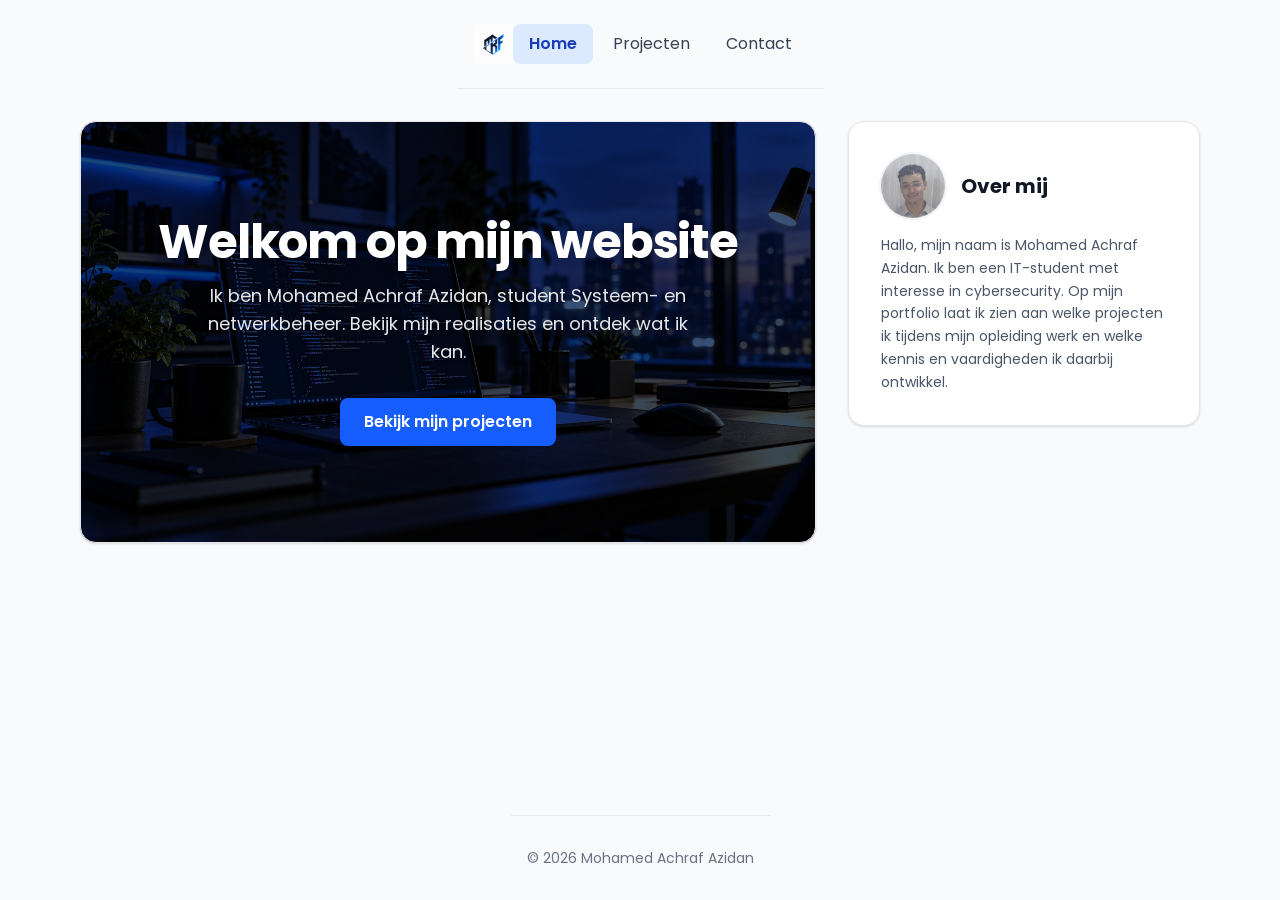
<file: portfolio/index.html>
<!doctype html>
<html lang="nl-BE">
  <head>
    <meta charset="UTF-8" />
    <meta name="viewport" content="width=device-width, initial-scale=1.0" />
    <title>Home - Mohamed Achraf Azidan</title>
    <meta name="description" content="Welkom op de website van Mohamed Achraf Azidan, IT-student Systeem- en netwerkbeheer." />
    <link rel="preconnect" href="https://fonts.googleapis.com" />
    <link rel="preconnect" href="https://fonts.gstatic.com" crossorigin />
    <link href="https://fonts.googleapis.com/css2?family=Poppins:wght@400;600;700&display=swap" rel="stylesheet" />
    <link rel="stylesheet" href="css/tailwind.css" />
    <link rel="stylesheet" href="css/style.css" />
  </head>
  <body class="flex flex-col min-h-screen text-gray-800">
    
    <a href="#inhoud" class="sr-only focus:not-sr-only focus:absolute focus:left-2 focus:top-2 focus:rounded-lg focus:bg-white focus:px-4 focus:py-2 focus:text-blue-800 z-50 shadow-md">Ga naar de inhoud</a>
    <header class="max-w-6xl mx-auto px-4 py-6 flex flex-wrap items-center justify-between border-b border-gray-200">
      <a href="index.html" class="flex items-center gap-3 focus-visible:outline-2 focus-visible:outline-offset-4 focus-visible:outline-blue-700 rounded-sm">
        <img src="images/logo.png" alt="Logo" class="h-10 w-auto rounded object-contain" />
      </a>
      <input type="checkbox" id="menu-knop" class="peer sr-only" />
      <label for="menu-knop" tabindex="0" class="cursor-pointer rounded-lg border border-gray-300 bg-white px-3 py-2 text-gray-700 hover:bg-gray-50 focus-visible:outline-2 focus-visible:outline-blue-700 md:hidden">
        Menu
      </label>
      <nav aria-label="Hoofdmenu" class="hidden w-full peer-checked:block md:block md:w-auto mt-4 md:mt-0">
        <ul class="flex flex-col md:flex-row md:gap-1">
          <li><a href="index.html" class="block px-4 py-2 rounded-lg bg-blue-100 text-blue-800 font-semibold focus-visible:outline-2 focus-visible:outline-blue-700">Home</a></li>
          <li><a href="portfolio.html" class="block px-4 py-2 rounded-lg text-gray-700 hover:bg-gray-100 hover:text-gray-900 focus-visible:outline-2 focus-visible:outline-blue-700 transition-colors">Projecten</a></li>
          <li><a href="contact.html" class="block px-4 py-2 rounded-lg text-gray-700 hover:bg-gray-100 hover:text-gray-900 focus-visible:outline-2 focus-visible:outline-blue-700 transition-colors">Contact</a></li>
        </ul>
      </nav>
    </header>


    <div class="max-w-6xl mx-auto px-4 py-8 grid grid-cols-1 lg:grid-cols-3 gap-8 w-full">
      <main id="inhoud" class="lg:col-span-2 flex flex-col gap-8">
        <section class="bg-[url(../images/sfeerbeeld-1.jpg)] bg-cover bg-center bg-slate-800 bg-blend-overlay px-8 py-24 rounded-2xl shadow-sm border border-gray-200 text-center flex flex-col items-center justify-center">
          <h1 class="mb-4 text-4xl md:text-5xl font-bold tracking-tight text-white drop-shadow-md">Welkom op mijn website</h1>
          <p class="mb-8 text-lg text-gray-200 max-w-lg drop-shadow-sm">Ik ben Mohamed Achraf Azidan, student Systeem- en netwerkbeheer. Bekijk mijn realisaties en ontdek wat ik kan.</p>
          <a href="portfolio.html" class="inline-flex items-center gap-2 rounded-lg bg-blue-600 px-6 py-3 font-semibold text-white hover:bg-blue-700 transition-colors shadow-sm focus-visible:outline-2 focus-visible:outline-offset-4 focus-visible:outline-blue-400">
            Bekijk mijn projecten
          </a>
        </section>
      </main>

      <aside class="bg-white p-8 rounded-2xl border border-gray-200 shadow-sm h-fit flex flex-col gap-8">
        <div>
            <div class="flex items-center gap-4 mb-4">
              <img src="images/profielfoto.jpg" alt="Portretfoto van Mohamed Achraf Azidan" width="400" height="400" class="size-16 rounded-full object-cover shadow-sm ring-2 ring-gray-100" />
              <h2 class="font-bold text-xl text-gray-900">Over mij</h2>
            </div>
            <p class="text-sm text-gray-600 leading-relaxed">
              Hallo, mijn naam is Mohamed Achraf Azidan. Ik ben een IT-student met interesse in cybersecurity. Op mijn portfolio laat ik zien aan welke projecten ik tijdens mijn opleiding werk en welke kennis en vaardigheden ik daarbij ontwikkel.
            </p>
        </div>
      </aside>
    </div>

    
    <footer class="max-w-6xl mx-auto px-4 flex flex-col sm:flex-row justify-between py-8 border-t border-gray-200 text-sm text-gray-500 mt-auto">
      <p>&copy; 2026 Mohamed Achraf Azidan</p>
    </footer>

  </body>
</html>
</file>
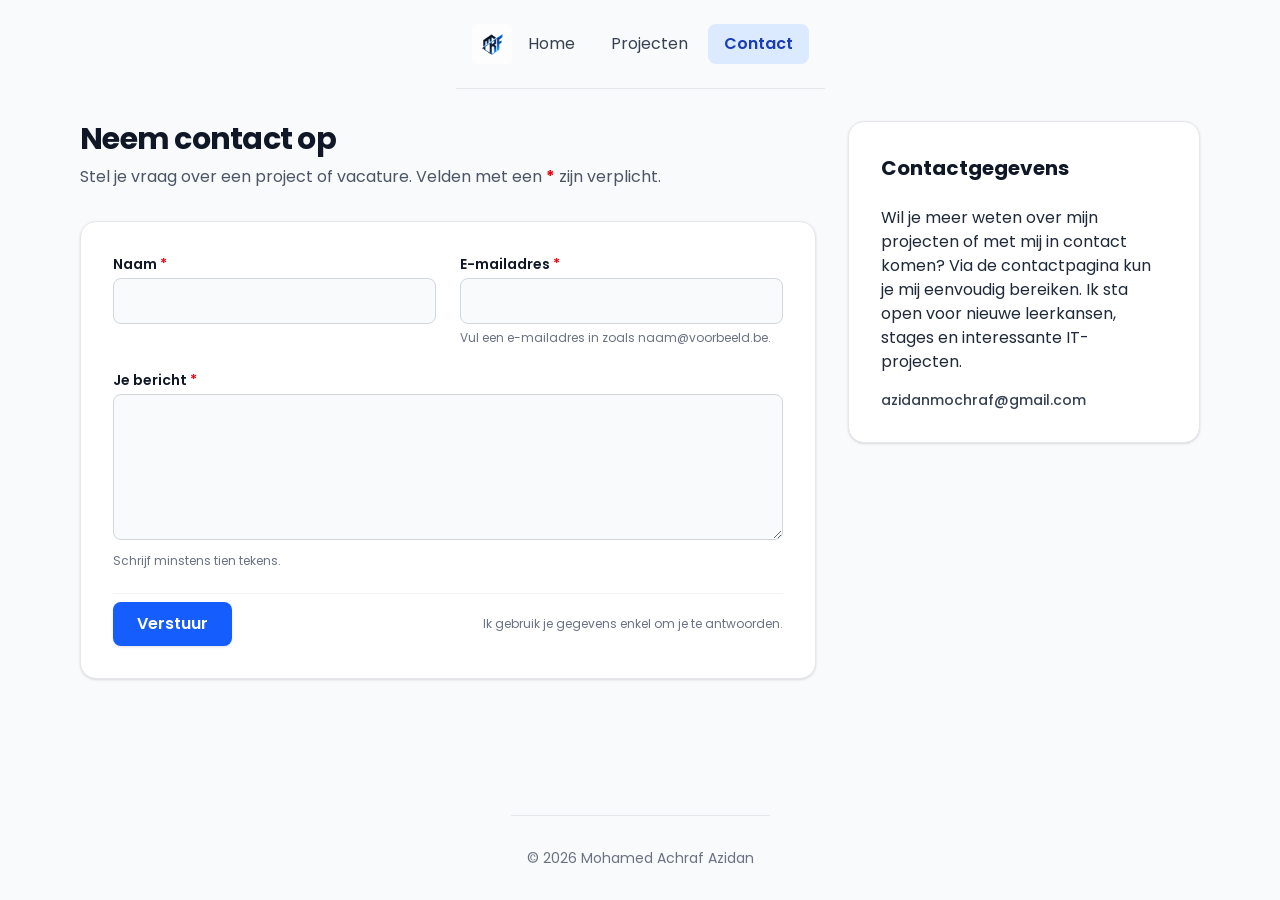
<file: portfolio/contact.html>
<!doctype html>
<html lang="nl-BE">
  <head>
    <meta charset="UTF-8" />
    <meta name="viewport" content="width=device-width, initial-scale=1.0" />
    <title>Contact - Mohamed Achraf Azidan</title>
    <meta name="description" content="Neem contact op met Mohamed Achraf Azidan voor een stage of IT-project." />
    <link rel="preconnect" href="https://fonts.googleapis.com" />
    <link rel="preconnect" href="https://fonts.gstatic.com" crossorigin />
    <link href="https://fonts.googleapis.com/css2?family=Poppins:wght@400;600;700&display=swap" rel="stylesheet" />
    <link rel="stylesheet" href="css/tailwind.css" />
    <link rel="stylesheet" href="css/style.css" />
  </head>
  <body class="flex flex-col min-h-screen text-gray-800">
    
    <a href="#inhoud" class="sr-only focus:not-sr-only focus:absolute focus:left-2 focus:top-2 focus:rounded-lg focus:bg-white focus:px-4 focus:py-2 focus:text-blue-800 z-50 shadow-md">Ga naar de inhoud</a>
    <header class="max-w-6xl mx-auto px-4 py-6 flex flex-wrap items-center justify-between border-b border-gray-200">
      <a href="index.html" class="flex items-center gap-3 focus-visible:outline-2 focus-visible:outline-offset-4 focus-visible:outline-blue-700 rounded-sm">
        <img src="images/logo.png" alt="Logo" class="h-10 w-auto rounded object-contain" />
      </a>
      <input type="checkbox" id="menu-knop" class="peer sr-only" />
      <label for="menu-knop" tabindex="0" class="cursor-pointer rounded-lg border border-gray-300 bg-white px-3 py-2 text-gray-700 hover:bg-gray-50 focus-visible:outline-2 focus-visible:outline-blue-700 md:hidden">
        Menu
      </label>
      <nav aria-label="Hoofdmenu" class="hidden w-full peer-checked:block md:block md:w-auto mt-4 md:mt-0">
        <ul class="flex flex-col md:flex-row md:gap-1">
          <li><a href="index.html" class="block px-4 py-2 rounded-lg text-gray-700 hover:bg-gray-100 hover:text-gray-900 focus-visible:outline-2 focus-visible:outline-blue-700 transition-colors">Home</a></li>
          <li><a href="portfolio.html" class="block px-4 py-2 rounded-lg text-gray-700 hover:bg-gray-100 hover:text-gray-900 focus-visible:outline-2 focus-visible:outline-blue-700 transition-colors">Projecten</a></li>
          <li><a href="contact.html" class="block px-4 py-2 rounded-lg bg-blue-100 text-blue-800 font-semibold focus-visible:outline-2 focus-visible:outline-blue-700">Contact</a></li>
        </ul>
      </nav>
    </header>


    <div class="max-w-6xl mx-auto px-4 py-8 grid grid-cols-1 lg:grid-cols-3 gap-8 w-full">
      <main id="inhoud" class="lg:col-span-2">
        <h1 class="text-3xl font-bold mb-2 text-gray-900 tracking-tight">Neem contact op</h1>
        <p class="mb-8 text-gray-600">Stel je vraag over een project of vacature. Velden met een <span class="font-bold text-red-600" aria-hidden="true">*</span> zijn verplicht.</p>
        
        <article class="bg-white p-8 rounded-2xl border border-gray-200 shadow-sm">
            <form name="contact" method="POST" data-netlify="true" action="/index.html" class="grid gap-6 md:grid-cols-2">
                <div class="md:col-span-1">
                    <label for="naam" class="block text-sm font-semibold text-gray-900 mb-1">Naam <span class="text-red-600" aria-hidden="true">*</span></label>
                    <input type="text" id="naam" name="naam" autocomplete="name" required 
                        class="w-full rounded-lg border border-gray-300 bg-gray-50 px-4 py-2.5 text-gray-900 focus-visible:outline-2 focus-visible:outline-offset-0 focus-visible:outline-blue-600 transition-colors">
                </div>
                
                <div class="md:col-span-1">
                    <label for="email" class="block text-sm font-semibold text-gray-900 mb-1">E-mailadres <span class="text-red-600" aria-hidden="true">*</span></label>
                    <input type="email" id="email" name="email" autocomplete="email" required aria-describedby="mail-hulp" 
                        class="peer w-full rounded-lg border border-gray-300 bg-gray-50 px-4 py-2.5 text-gray-900 focus-visible:outline-2 focus-visible:outline-offset-0 focus-visible:outline-blue-600 user-invalid:border-red-600 user-invalid:focus-visible:outline-red-600 transition-colors">
                    <p id="mail-hulp" class="mt-1.5 text-xs text-gray-500">Vul een e-mailadres in zoals naam@voorbeeld.be.</p>
                    <p class="mt-1.5 hidden text-xs font-semibold text-red-600 peer-user-invalid:block">Dit e-mailadres klopt niet. Vul het in zoals naam@voorbeeld.be.</p>
                </div>
                
                <div class="md:col-span-2">
                    <label for="bericht" class="block text-sm font-semibold text-gray-900 mb-1">Je bericht <span class="text-red-600" aria-hidden="true">*</span></label>
                    <textarea id="bericht" name="bericht" rows="5" required minlength="10" aria-describedby="bericht-hulp" 
                        class="peer w-full rounded-lg border border-gray-300 bg-gray-50 px-4 py-3 text-gray-900 focus-visible:outline-2 focus-visible:outline-offset-0 focus-visible:outline-blue-600 user-invalid:border-red-600 user-invalid:focus-visible:outline-red-600 transition-colors"></textarea>
                    <p id="bericht-hulp" class="mt-1.5 text-xs text-gray-500">Schrijf minstens tien tekens.</p>
                    <p class="mt-1.5 hidden text-xs font-semibold text-red-600 peer-user-invalid:block">Je bericht is te kort. Schrijf minstens tien tekens.</p>
                </div>
                
                <div class="md:col-span-2 pt-2 border-t border-gray-100 flex flex-col sm:flex-row sm:items-center justify-between gap-4">
                    <button type="submit" class="rounded-lg bg-blue-600 px-6 py-2.5 font-semibold text-white hover:bg-blue-700 focus-visible:outline-2 focus-visible:outline-offset-2 focus-visible:outline-blue-600 transition-colors w-full sm:w-auto shadow-sm">
                        Verstuur
                    </button>
                    <p class="text-xs text-gray-500">Ik gebruik je gegevens enkel om je te antwoorden.</p>
                </div>
            </form>
        </article>
      </main>

      <aside class="bg-white p-8 rounded-2xl border border-gray-200 shadow-sm h-fit flex flex-col gap-8">
        <div>
            <h2 class="font-bold text-xl text-gray-900 mb-6">Contactgegevens</h2>
            <ul class="flex flex-col gap-4">
                <li>Wil je meer weten over mijn projecten of met mij in contact komen? Via de contactpagina kun je mij eenvoudig bereiken. Ik sta open voor nieuwe leerkansen, stages en interessante IT-projecten.
 </li>
                <li class="flex items-center gap-3">
                  <a href="mailto:azidanmochraf@gmail.com" class="text-sm font-medium text-gray-700 hover:text-blue-700 hover:underline focus-visible:outline-2 focus-visible:outline-offset-4 focus-visible:outline-blue-700 rounded-sm">azidanmochraf@gmail.com</a>
                </li>
            </ul>
        </div>
      </aside>
    </div>

    
    <footer class="max-w-6xl mx-auto px-4 flex flex-col sm:flex-row justify-between py-8 border-t border-gray-200 text-sm text-gray-500 mt-auto">
      <p>&copy; 2026 Mohamed Achraf Azidan</p>
    </footer>

  </body>
</html>
</file>
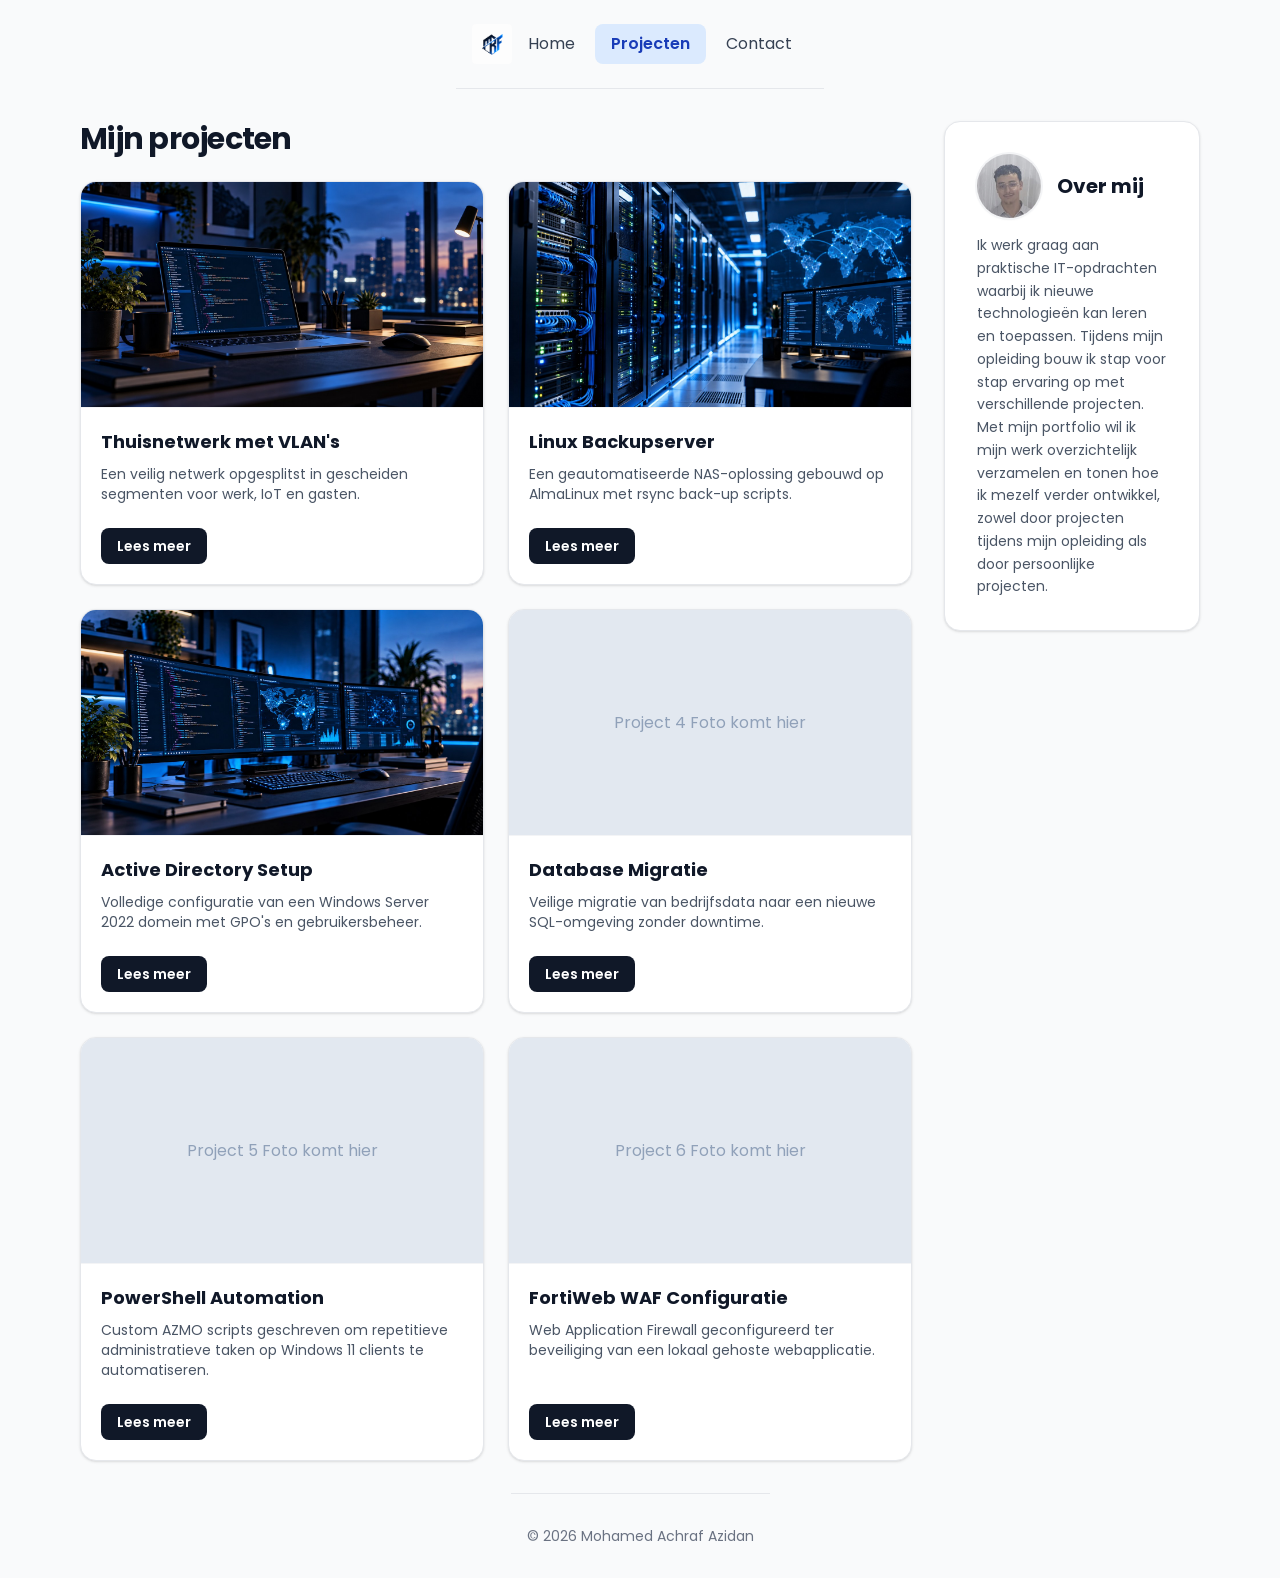
<file: portfolio/portfolio.html>
<!doctype html>
<html lang="nl-BE">
  <head>
    <meta charset="UTF-8" />
    <meta name="viewport" content="width=device-width, initial-scale=1.0" />
    <title>Projecten - Mohamed Achraf Azidan</title>
    <meta name="description" content="Een overzicht van 6 gerealiseerde IT- en netwerkprojecten." />
    <link rel="preconnect" href="https://fonts.googleapis.com" />
    <link rel="preconnect" href="https://fonts.gstatic.com" crossorigin />
    <link href="https://fonts.googleapis.com/css2?family=Poppins:wght@400;600;700&display=swap" rel="stylesheet" />
    <link rel="stylesheet" href="css/tailwind.css" />
    <link rel="stylesheet" href="css/style.css" />
  </head>
  <body class="flex flex-col min-h-screen text-gray-800">
    
    <a href="#inhoud" class="sr-only focus:not-sr-only focus:absolute focus:left-2 focus:top-2 focus:rounded-lg focus:bg-white focus:px-4 focus:py-2 focus:text-blue-800 z-50 shadow-md">Ga naar de inhoud</a>
    <header class="max-w-6xl mx-auto px-4 py-6 flex flex-wrap items-center justify-between border-b border-gray-200">
      <a href="index.html" class="flex items-center gap-3 focus-visible:outline-2 focus-visible:outline-offset-4 focus-visible:outline-blue-700 rounded-sm">
        <img src="images/logo.png" alt="Logo" class="h-10 w-auto rounded object-contain" />
      </a>
      <input type="checkbox" id="menu-knop" class="peer sr-only" />
      <label for="menu-knop" tabindex="0" class="cursor-pointer rounded-lg border border-gray-300 bg-white px-3 py-2 text-gray-700 hover:bg-gray-50 focus-visible:outline-2 focus-visible:outline-blue-700 md:hidden">
        Menu
      </label>
      <nav aria-label="Hoofdmenu" class="hidden w-full peer-checked:block md:block md:w-auto mt-4 md:mt-0">
        <ul class="flex flex-col md:flex-row md:gap-1">
          <li><a href="index.html" class="block px-4 py-2 rounded-lg text-gray-700 hover:bg-gray-100 hover:text-gray-900 focus-visible:outline-2 focus-visible:outline-blue-700 transition-colors">Home</a></li>
          <li><a href="portfolio.html" class="block px-4 py-2 rounded-lg bg-blue-100 text-blue-800 font-semibold focus-visible:outline-2 focus-visible:outline-blue-700">Projecten</a></li>
          <li><a href="contact.html" class="block px-4 py-2 rounded-lg text-gray-700 hover:bg-gray-100 hover:text-gray-900 focus-visible:outline-2 focus-visible:outline-blue-700 transition-colors">Contact</a></li>
        </ul>
      </nav>
    </header>


    <div class="max-w-6xl mx-auto px-4 py-8 grid grid-cols-1 lg:grid-cols-4 gap-8 w-full">
      <main id="inhoud" class="lg:col-span-3">
        <h1 class="text-3xl font-bold mb-6 text-gray-900 tracking-tight">Mijn projecten</h1>
        
        <div class="grid grid-cols-1 sm:grid-cols-2 gap-6">
            <article class="overflow-hidden rounded-2xl border border-gray-200 bg-white shadow-sm hover:shadow-md transition-shadow flex flex-col">
              <img src="images/sfeerbeeld-1.jpg" alt="Servers en netwerkapparatuur" width="1200" height="800" class="aspect-video w-full object-cover border-b border-gray-100" />
              <div class="p-5 flex flex-col flex-1">
                <h2 class="text-lg font-bold mb-2 text-gray-900">Thuisnetwerk met VLAN's</h2>
                <p class="text-gray-600 text-sm mb-6 flex-1">Een veilig netwerk opgesplitst in gescheiden segmenten voor werk, IoT en gasten.</p>
                <a href="project-1.html" class="inline-flex items-center gap-2 rounded-lg bg-gray-900 px-4 py-2 text-sm font-semibold text-white hover:bg-gray-800 focus-visible:outline-2 focus-visible:outline-offset-2 focus-visible:outline-gray-900 w-fit transition-colors">
                    Lees meer
                </a>
              </div>
            </article>

            <article class="overflow-hidden rounded-2xl border border-gray-200 bg-white shadow-sm hover:shadow-md transition-shadow flex flex-col">
              <img src="images/sfeerbeeld-2.jpg" alt="Server rack met netwerkkabels in datacentrum" width="1200" height="800" class="aspect-video w-full object-cover border-b border-gray-100" />
              <div class="p-5 flex flex-col flex-1">
                <h2 class="text-lg font-bold mb-2 text-gray-900">Linux Backupserver</h2>
                <p class="text-gray-600 text-sm mb-6 flex-1">Een geautomatiseerde NAS-oplossing gebouwd op AlmaLinux met rsync back-up scripts.</p>
                <a href="project-2.html" class="inline-flex items-center gap-2 rounded-lg bg-gray-900 px-4 py-2 text-sm font-semibold text-white hover:bg-gray-800 focus-visible:outline-2 focus-visible:outline-offset-2 focus-visible:outline-gray-900 w-fit transition-colors">
                    Lees meer
                </a>
              </div>
            </article>

            <article class="overflow-hidden rounded-2xl border border-gray-200 bg-white shadow-sm hover:shadow-md transition-shadow flex flex-col">
              <img src="images/sfeerbeeld-3.jpg" alt="Werkplek met meerdere beeldschermen en code" width="1200" height="800" class="aspect-video w-full object-cover border-b border-gray-100" />
              <div class="p-5 flex flex-col flex-1">
                <h2 class="text-lg font-bold mb-2 text-gray-900">Active Directory Setup</h2>
                <p class="text-gray-600 text-sm mb-6 flex-1">Volledige configuratie van een Windows Server 2022 domein met GPO's en gebruikersbeheer.</p>
                <a href="project-3.html" class="inline-flex items-center gap-2 rounded-lg bg-gray-900 px-4 py-2 text-sm font-semibold text-white hover:bg-gray-800 focus-visible:outline-2 focus-visible:outline-offset-2 focus-visible:outline-gray-900 w-fit transition-colors">
                    Lees meer
                </a>
              </div>
            </article>
            
            <article class="overflow-hidden rounded-2xl border border-gray-200 bg-white shadow-sm hover:shadow-md transition-shadow flex flex-col">
              <div class="aspect-video w-full bg-slate-200 flex items-center justify-center text-slate-400 border-b border-gray-100">
                Project 4 Foto komt hier
              </div>
              <div class="p-5 flex flex-col flex-1">
                <h2 class="text-lg font-bold mb-2 text-gray-900">Database Migratie</h2>
                <p class="text-gray-600 text-sm mb-6 flex-1">Veilige migratie van bedrijfsdata naar een nieuwe SQL-omgeving zonder downtime.</p>
                <a href="project-4.html" class="inline-flex items-center gap-2 rounded-lg bg-gray-900 px-4 py-2 text-sm font-semibold text-white hover:bg-gray-800 focus-visible:outline-2 focus-visible:outline-offset-2 focus-visible:outline-gray-900 w-fit transition-colors">
                    Lees meer
                </a>
              </div>
            </article>

            <article class="overflow-hidden rounded-2xl border border-gray-200 bg-white shadow-sm hover:shadow-md transition-shadow flex flex-col">
              <div class="aspect-video w-full bg-slate-200 flex items-center justify-center text-slate-400 border-b border-gray-100">
                 Project 5 Foto komt hier
              </div>
              <div class="p-5 flex flex-col flex-1">
                <h2 class="text-lg font-bold mb-2 text-gray-900">PowerShell Automation</h2>
                <p class="text-gray-600 text-sm mb-6 flex-1">Custom AZMO scripts geschreven om repetitieve administratieve taken op Windows 11 clients te automatiseren.</p>
                <a href="project-5.html" class="inline-flex items-center gap-2 rounded-lg bg-gray-900 px-4 py-2 text-sm font-semibold text-white hover:bg-gray-800 focus-visible:outline-2 focus-visible:outline-offset-2 focus-visible:outline-gray-900 w-fit transition-colors">
                    Lees meer
                </a>
              </div>
            </article>

            <article class="overflow-hidden rounded-2xl border border-gray-200 bg-white shadow-sm hover:shadow-md transition-shadow flex flex-col">
              <div class="aspect-video w-full bg-slate-200 flex items-center justify-center text-slate-400 border-b border-gray-100">
                 Project 6 Foto komt hier
              </div>
              <div class="p-5 flex flex-col flex-1">
                <h2 class="text-lg font-bold mb-2 text-gray-900">FortiWeb WAF Configuratie</h2>
                <p class="text-gray-600 text-sm mb-6 flex-1">Web Application Firewall geconfigureerd ter beveiliging van een lokaal gehoste webapplicatie.</p>
                <a href="project-6.html" class="inline-flex items-center gap-2 rounded-lg bg-gray-900 px-4 py-2 text-sm font-semibold text-white hover:bg-gray-800 focus-visible:outline-2 focus-visible:outline-offset-2 focus-visible:outline-gray-900 w-fit transition-colors">
                    Lees meer
                </a>
              </div>
            </article>
        </div>
      </main>

      <aside class="bg-white p-8 rounded-2xl border border-gray-200 shadow-sm h-fit flex flex-col gap-8">
        <div>
            <div class="flex items-center gap-4 mb-4">
              <img src="images/profielfoto.jpg" alt="Portretfoto" width="400" height="400" class="size-16 rounded-full object-cover shadow-sm ring-2 ring-gray-100" />
              <h2 class="font-bold text-xl text-gray-900">Over mij</h2>
            </div>
            <p class="text-sm text-gray-600 leading-relaxed">
              Ik werk graag aan praktische IT-opdrachten waarbij ik nieuwe technologieën kan leren en toepassen. Tijdens mijn opleiding bouw ik stap voor stap ervaring op met verschillende projecten. Met mijn portfolio wil ik mijn werk overzichtelijk verzamelen en tonen hoe ik mezelf verder ontwikkel, zowel door projecten tijdens mijn opleiding als door persoonlijke projecten.
            </p>
        </div>
      </aside>
    </div>

    
    <footer class="max-w-6xl mx-auto px-4 flex flex-col sm:flex-row justify-between py-8 border-t border-gray-200 text-sm text-gray-500 mt-auto">
      <p>&copy; 2026 Mohamed Achraf Azidan</p>
    </footer>

  </body>
</html>
</file>
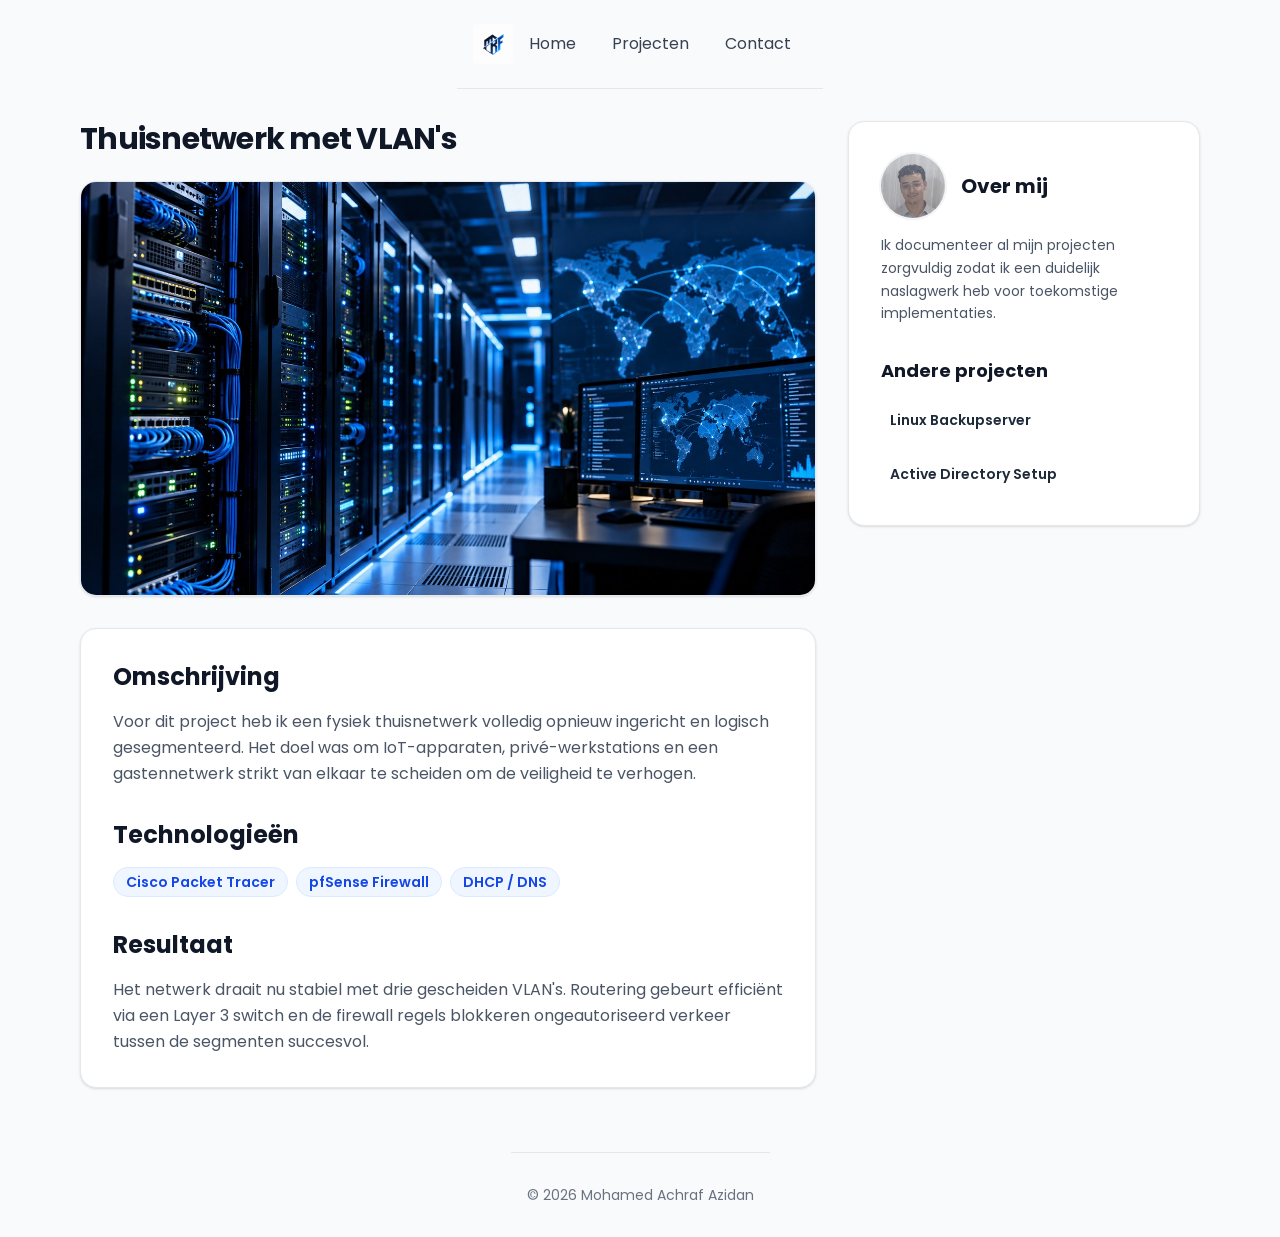
<file: portfolio/project-1.html>
<!doctype html>
<html lang="nl-BE">
  <head>
    <meta charset="UTF-8" />
    <meta name="viewport" content="width=device-width, initial-scale=1.0" />
    <title>Thuisnetwerk met VLAN's - Mohamed Achraf Azidan</title>
    <meta name="description" content="Uitgebreide informatie over project." />
    <link rel="preconnect" href="https://fonts.googleapis.com" />
    <link rel="preconnect" href="https://fonts.gstatic.com" crossorigin />
    <link href="https://fonts.googleapis.com/css2?family=Poppins:wght@400;600;700&display=swap" rel="stylesheet" />
    <link rel="stylesheet" href="css/tailwind.css" />
    <link rel="stylesheet" href="css/style.css" />
  </head>
  <body class="flex flex-col min-h-screen text-gray-800">
    
    <a href="#inhoud" class="sr-only focus:not-sr-only focus:absolute focus:left-2 focus:top-2 focus:rounded-lg focus:bg-white focus:px-4 focus:py-2 focus:text-blue-800 z-50 shadow-md">Ga naar de inhoud</a>
    <header class="max-w-6xl mx-auto px-4 py-6 flex flex-wrap items-center justify-between border-b border-gray-200">
      <a href="index.html" class="flex items-center gap-3 focus-visible:outline-2 focus-visible:outline-offset-4 focus-visible:outline-blue-700 rounded-sm">
        <img src="images/logo.png" alt="Logo" class="h-10 w-auto rounded object-contain" />
      </a>
      <input type="checkbox" id="menu-knop" class="peer sr-only" />
      <label for="menu-knop" tabindex="0" class="cursor-pointer rounded-lg border border-gray-300 bg-white px-3 py-2 text-gray-700 hover:bg-gray-50 focus-visible:outline-2 focus-visible:outline-blue-700 md:hidden">
        Menu
      </label>
      <nav aria-label="Hoofdmenu" class="hidden w-full peer-checked:block md:block md:w-auto mt-4 md:mt-0">
        <ul class="flex flex-col md:flex-row md:gap-1">
          <li><a href="index.html" class="block px-4 py-2 rounded-lg text-gray-700 hover:bg-gray-100 hover:text-gray-900 focus-visible:outline-2 focus-visible:outline-blue-700 transition-colors">Home</a></li>
          <li><a href="portfolio.html" class="block px-4 py-2 rounded-lg text-gray-700 hover:bg-gray-100 hover:text-gray-900 focus-visible:outline-2 focus-visible:outline-blue-700 transition-colors">Projecten</a></li>
          <li><a href="contact.html" class="block px-4 py-2 rounded-lg text-gray-700 hover:bg-gray-100 hover:text-gray-900 focus-visible:outline-2 focus-visible:outline-blue-700 transition-colors">Contact</a></li>
        </ul>
      </nav>
    </header>


    <div class="max-w-6xl mx-auto px-4 py-8 grid grid-cols-1 lg:grid-cols-3 gap-8 w-full">
      <main id="inhoud" class="lg:col-span-2">
        <h1 class="text-3xl font-bold mb-6 text-gray-900 tracking-tight">Thuisnetwerk met VLAN's</h1>
        <figure class="mb-8 overflow-hidden rounded-2xl border border-gray-200 shadow-sm">
          <img src="images/sfeerbeeld-2.jpg" alt="Server rack met netwerkkabels in datacentrum" width="1200" height="800" class="w-full object-cover aspect-video" />
        </figure>
        
        <article class="bg-white p-8 rounded-2xl border border-gray-200 shadow-sm mb-8">
          <h2 class="text-2xl font-bold mb-4 text-gray-900">Omschrijving</h2>
          <p class="text-gray-600 leading-relaxed mb-8">Voor dit project heb ik een fysiek thuisnetwerk volledig opnieuw ingericht en logisch gesegmenteerd. Het doel was om IoT-apparaten, privé-werkstations en een gastennetwerk strikt van elkaar te scheiden om de veiligheid te verhogen.</p>
          
          <h2 class="text-2xl font-bold mb-4 text-gray-900">Technologieën</h2>
          <div class="flex flex-wrap gap-2 mb-8">
             <span class="bg-blue-50 text-blue-700 px-3 py-1 rounded-full text-sm font-semibold border border-blue-100">Cisco Packet Tracer</span>
             <span class="bg-blue-50 text-blue-700 px-3 py-1 rounded-full text-sm font-semibold border border-blue-100">pfSense Firewall</span>
             <span class="bg-blue-50 text-blue-700 px-3 py-1 rounded-full text-sm font-semibold border border-blue-100">DHCP / DNS</span>
          </div>

          <h2 class="text-2xl font-bold mb-4 text-gray-900">Resultaat</h2>
          <p class="text-gray-600 leading-relaxed">Het netwerk draait nu stabiel met drie gescheiden VLAN's. Routering gebeurt efficiënt via een Layer 3 switch en de firewall regels blokkeren ongeautoriseerd verkeer tussen de segmenten succesvol.</p>
        </article>
      </main>

      <aside class="bg-white p-8 rounded-2xl border border-gray-200 shadow-sm h-fit flex flex-col gap-8">
        <div>
            <div class="flex items-center gap-4 mb-4">
              <img src="images/profielfoto.jpg" alt="Portretfoto" width="400" height="400" class="size-16 rounded-full object-cover shadow-sm ring-2 ring-gray-100" />
              <h2 class="font-bold text-xl text-gray-900">Over mij</h2>
            </div>
            <p class="text-sm text-gray-600 leading-relaxed">
              Ik documenteer al mijn projecten zorgvuldig zodat ik een duidelijk naslagwerk heb voor toekomstige implementaties.
            </p>
        </div>

        <div>
            <h2 class="font-bold text-lg text-gray-900 mb-4">Andere projecten</h2>
            <div class="flex flex-col gap-4">
                <a href="project-2.html" class="flex items-center gap-3 p-2 rounded-lg hover:bg-gray-50 transition-colors border border-transparent hover:border-gray-200 focus-visible:outline-2 focus-visible:outline-blue-700">
                    <span class="text-sm font-semibold text-gray-800">Linux Backupserver</span>
                </a>
                <a href="project-3.html" class="flex items-center gap-3 p-2 rounded-lg hover:bg-gray-50 transition-colors border border-transparent hover:border-gray-200 focus-visible:outline-2 focus-visible:outline-blue-700">
                    <span class="text-sm font-semibold text-gray-800">Active Directory Setup</span>
                </a>
            </div>
        </div>
      </aside>
    </div>

    
    <footer class="max-w-6xl mx-auto px-4 flex flex-col sm:flex-row justify-between py-8 border-t border-gray-200 text-sm text-gray-500 mt-auto">
      <p>&copy; 2026 Mohamed Achraf Azidan</p>
    </footer>

  </body>
</html>
</file>
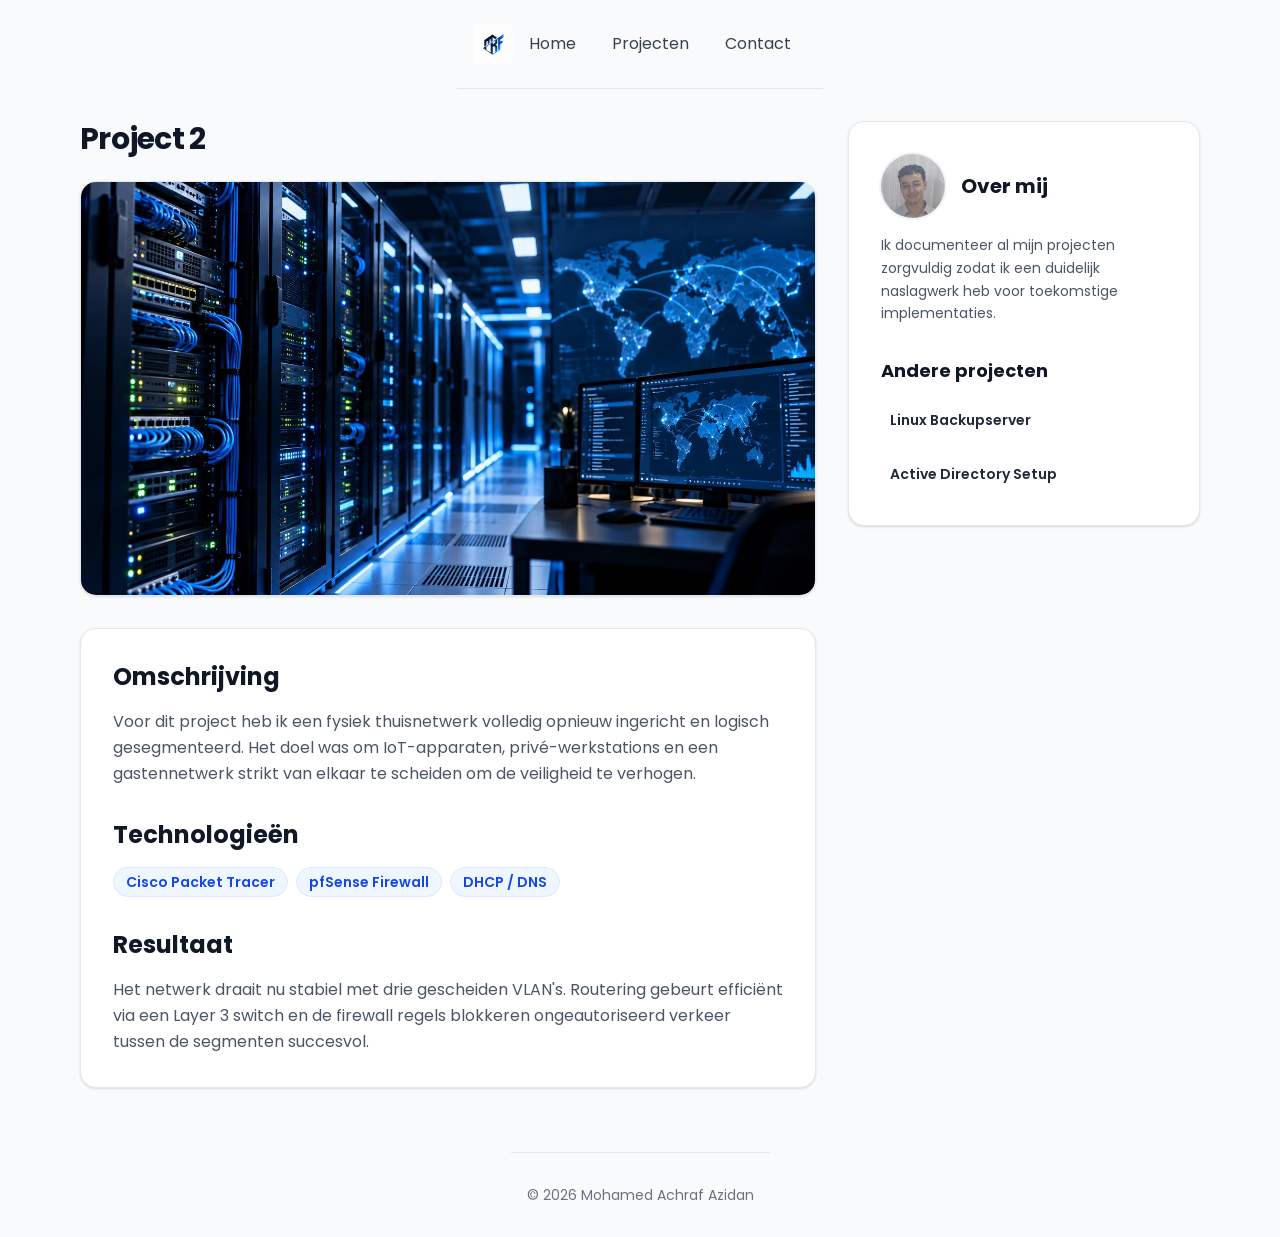
<file: portfolio/project-2.html>
<!doctype html>
<html lang="nl-BE">
  <head>
    <meta charset="UTF-8" />
    <meta name="viewport" content="width=device-width, initial-scale=1.0" />
    <title>Project 2 - Mohamed Achraf Azidan</title>
    <meta name="description" content="Uitgebreide informatie over project." />
    <link rel="preconnect" href="https://fonts.googleapis.com" />
    <link rel="preconnect" href="https://fonts.gstatic.com" crossorigin />
    <link href="https://fonts.googleapis.com/css2?family=Poppins:wght@400;600;700&display=swap" rel="stylesheet" />
    <link rel="stylesheet" href="css/tailwind.css" />
    <link rel="stylesheet" href="css/style.css" />
  </head>
  <body class="flex flex-col min-h-screen text-gray-800">
    
    <a href="#inhoud" class="sr-only focus:not-sr-only focus:absolute focus:left-2 focus:top-2 focus:rounded-lg focus:bg-white focus:px-4 focus:py-2 focus:text-blue-800 z-50 shadow-md">Ga naar de inhoud</a>
    <header class="max-w-6xl mx-auto px-4 py-6 flex flex-wrap items-center justify-between border-b border-gray-200">
      <a href="index.html" class="flex items-center gap-3 focus-visible:outline-2 focus-visible:outline-offset-4 focus-visible:outline-blue-700 rounded-sm">
        <img src="images/logo.png" alt="Logo" class="h-10 w-auto rounded object-contain" />
      </a>
      <input type="checkbox" id="menu-knop" class="peer sr-only" />
      <label for="menu-knop" tabindex="0" class="cursor-pointer rounded-lg border border-gray-300 bg-white px-3 py-2 text-gray-700 hover:bg-gray-50 focus-visible:outline-2 focus-visible:outline-blue-700 md:hidden">
        Menu
      </label>
      <nav aria-label="Hoofdmenu" class="hidden w-full peer-checked:block md:block md:w-auto mt-4 md:mt-0">
        <ul class="flex flex-col md:flex-row md:gap-1">
          <li><a href="index.html" class="block px-4 py-2 rounded-lg text-gray-700 hover:bg-gray-100 hover:text-gray-900 focus-visible:outline-2 focus-visible:outline-blue-700 transition-colors">Home</a></li>
          <li><a href="portfolio.html" class="block px-4 py-2 rounded-lg text-gray-700 hover:bg-gray-100 hover:text-gray-900 focus-visible:outline-2 focus-visible:outline-blue-700 transition-colors">Projecten</a></li>
          <li><a href="contact.html" class="block px-4 py-2 rounded-lg text-gray-700 hover:bg-gray-100 hover:text-gray-900 focus-visible:outline-2 focus-visible:outline-blue-700 transition-colors">Contact</a></li>
        </ul>
      </nav>
    </header>


    <div class="max-w-6xl mx-auto px-4 py-8 grid grid-cols-1 lg:grid-cols-3 gap-8 w-full">
      <main id="inhoud" class="lg:col-span-2">
        <h1 class="text-3xl font-bold mb-6 text-gray-900 tracking-tight">Project 2</h1>
        <figure class="mb-8 overflow-hidden rounded-2xl border border-gray-200 shadow-sm">
          <img src="images/sfeerbeeld-2.jpg" alt="Server rack met netwerkkabels in datacentrum" width="1200" height="800" class="w-full object-cover aspect-video" />
        </figure>
        
        <article class="bg-white p-8 rounded-2xl border border-gray-200 shadow-sm mb-8">
          <h2 class="text-2xl font-bold mb-4 text-gray-900">Omschrijving</h2>
          <p class="text-gray-600 leading-relaxed mb-8">Voor dit project heb ik een fysiek thuisnetwerk volledig opnieuw ingericht en logisch gesegmenteerd. Het doel was om IoT-apparaten, privé-werkstations en een gastennetwerk strikt van elkaar te scheiden om de veiligheid te verhogen.</p>
          
          <h2 class="text-2xl font-bold mb-4 text-gray-900">Technologieën</h2>
          <div class="flex flex-wrap gap-2 mb-8">
             <span class="bg-blue-50 text-blue-700 px-3 py-1 rounded-full text-sm font-semibold border border-blue-100">Cisco Packet Tracer</span>
             <span class="bg-blue-50 text-blue-700 px-3 py-1 rounded-full text-sm font-semibold border border-blue-100">pfSense Firewall</span>
             <span class="bg-blue-50 text-blue-700 px-3 py-1 rounded-full text-sm font-semibold border border-blue-100">DHCP / DNS</span>
          </div>

          <h2 class="text-2xl font-bold mb-4 text-gray-900">Resultaat</h2>
          <p class="text-gray-600 leading-relaxed">Het netwerk draait nu stabiel met drie gescheiden VLAN's. Routering gebeurt efficiënt via een Layer 3 switch en de firewall regels blokkeren ongeautoriseerd verkeer tussen de segmenten succesvol.</p>
        </article>
      </main>

      <aside class="bg-white p-8 rounded-2xl border border-gray-200 shadow-sm h-fit flex flex-col gap-8">
        <div>
            <div class="flex items-center gap-4 mb-4">
              <img src="images/profielfoto.jpg" alt="Portretfoto" width="400" height="400" class="size-16 rounded-full object-cover shadow-sm ring-2 ring-gray-100" />
              <h2 class="font-bold text-xl text-gray-900">Over mij</h2>
            </div>
            <p class="text-sm text-gray-600 leading-relaxed">
              Ik documenteer al mijn projecten zorgvuldig zodat ik een duidelijk naslagwerk heb voor toekomstige implementaties.
            </p>
        </div>

        <div>
            <h2 class="font-bold text-lg text-gray-900 mb-4">Andere projecten</h2>
            <div class="flex flex-col gap-4">
                <a href="project-2.html" class="flex items-center gap-3 p-2 rounded-lg hover:bg-gray-50 transition-colors border border-transparent hover:border-gray-200 focus-visible:outline-2 focus-visible:outline-blue-700">
                    <span class="text-sm font-semibold text-gray-800">Linux Backupserver</span>
                </a>
                <a href="project-3.html" class="flex items-center gap-3 p-2 rounded-lg hover:bg-gray-50 transition-colors border border-transparent hover:border-gray-200 focus-visible:outline-2 focus-visible:outline-blue-700">
                    <span class="text-sm font-semibold text-gray-800">Active Directory Setup</span>
                </a>
            </div>
        </div>
      </aside>
    </div>

    
    <footer class="max-w-6xl mx-auto px-4 flex flex-col sm:flex-row justify-between py-8 border-t border-gray-200 text-sm text-gray-500 mt-auto">
      <p>&copy; 2026 Mohamed Achraf Azidan</p>
    </footer>

  </body>
</html>
</file>
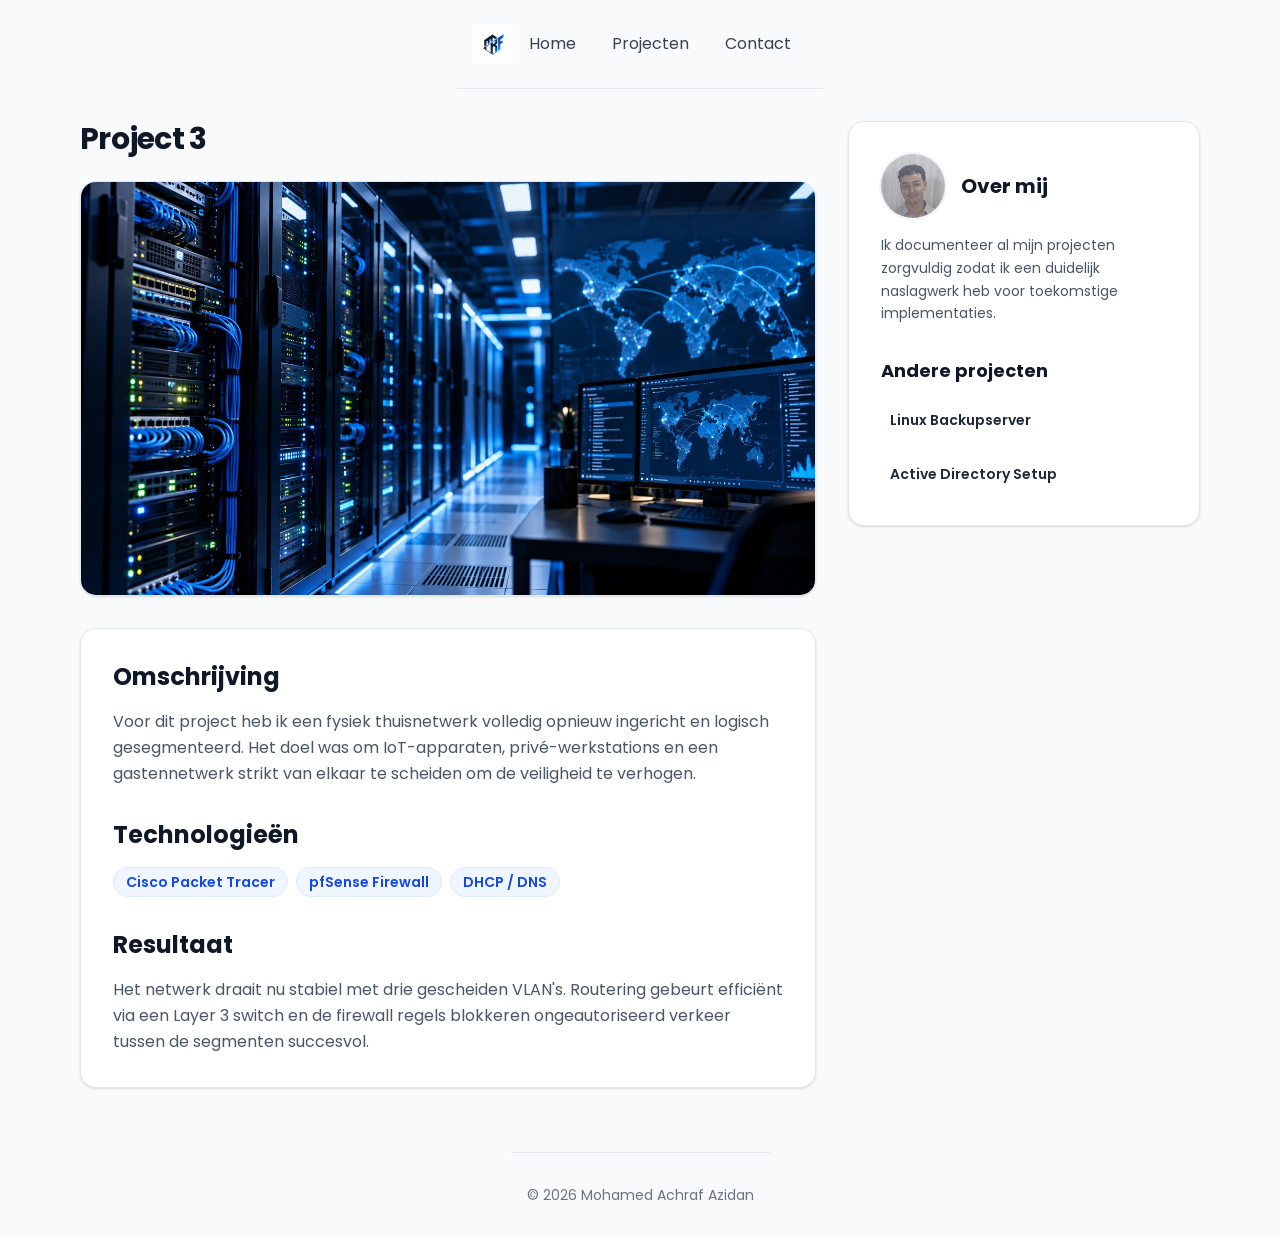
<file: portfolio/project-3.html>
<!doctype html>
<html lang="nl-BE">
  <head>
    <meta charset="UTF-8" />
    <meta name="viewport" content="width=device-width, initial-scale=1.0" />
    <title>Project 3 - Mohamed Achraf Azidan</title>
    <meta name="description" content="Uitgebreide informatie over project." />
    <link rel="preconnect" href="https://fonts.googleapis.com" />
    <link rel="preconnect" href="https://fonts.gstatic.com" crossorigin />
    <link href="https://fonts.googleapis.com/css2?family=Poppins:wght@400;600;700&display=swap" rel="stylesheet" />
    <link rel="stylesheet" href="css/tailwind.css" />
    <link rel="stylesheet" href="css/style.css" />
  </head>
  <body class="flex flex-col min-h-screen text-gray-800">
    
    <a href="#inhoud" class="sr-only focus:not-sr-only focus:absolute focus:left-2 focus:top-2 focus:rounded-lg focus:bg-white focus:px-4 focus:py-2 focus:text-blue-800 z-50 shadow-md">Ga naar de inhoud</a>
    <header class="max-w-6xl mx-auto px-4 py-6 flex flex-wrap items-center justify-between border-b border-gray-200">
      <a href="index.html" class="flex items-center gap-3 focus-visible:outline-2 focus-visible:outline-offset-4 focus-visible:outline-blue-700 rounded-sm">
        <img src="images/logo.png" alt="Logo" class="h-10 w-auto rounded object-contain" />
      </a>
      <input type="checkbox" id="menu-knop" class="peer sr-only" />
      <label for="menu-knop" tabindex="0" class="cursor-pointer rounded-lg border border-gray-300 bg-white px-3 py-2 text-gray-700 hover:bg-gray-50 focus-visible:outline-2 focus-visible:outline-blue-700 md:hidden">
        Menu
      </label>
      <nav aria-label="Hoofdmenu" class="hidden w-full peer-checked:block md:block md:w-auto mt-4 md:mt-0">
        <ul class="flex flex-col md:flex-row md:gap-1">
          <li><a href="index.html" class="block px-4 py-2 rounded-lg text-gray-700 hover:bg-gray-100 hover:text-gray-900 focus-visible:outline-2 focus-visible:outline-blue-700 transition-colors">Home</a></li>
          <li><a href="portfolio.html" class="block px-4 py-2 rounded-lg text-gray-700 hover:bg-gray-100 hover:text-gray-900 focus-visible:outline-2 focus-visible:outline-blue-700 transition-colors">Projecten</a></li>
          <li><a href="contact.html" class="block px-4 py-2 rounded-lg text-gray-700 hover:bg-gray-100 hover:text-gray-900 focus-visible:outline-2 focus-visible:outline-blue-700 transition-colors">Contact</a></li>
        </ul>
      </nav>
    </header>


    <div class="max-w-6xl mx-auto px-4 py-8 grid grid-cols-1 lg:grid-cols-3 gap-8 w-full">
      <main id="inhoud" class="lg:col-span-2">
        <h1 class="text-3xl font-bold mb-6 text-gray-900 tracking-tight">Project 3</h1>
        <figure class="mb-8 overflow-hidden rounded-2xl border border-gray-200 shadow-sm">
          <img src="images/sfeerbeeld-2.jpg" alt="Server rack met netwerkkabels in datacentrum" width="1200" height="800" class="w-full object-cover aspect-video" />
        </figure>
        
        <article class="bg-white p-8 rounded-2xl border border-gray-200 shadow-sm mb-8">
          <h2 class="text-2xl font-bold mb-4 text-gray-900">Omschrijving</h2>
          <p class="text-gray-600 leading-relaxed mb-8">Voor dit project heb ik een fysiek thuisnetwerk volledig opnieuw ingericht en logisch gesegmenteerd. Het doel was om IoT-apparaten, privé-werkstations en een gastennetwerk strikt van elkaar te scheiden om de veiligheid te verhogen.</p>
          
          <h2 class="text-2xl font-bold mb-4 text-gray-900">Technologieën</h2>
          <div class="flex flex-wrap gap-2 mb-8">
             <span class="bg-blue-50 text-blue-700 px-3 py-1 rounded-full text-sm font-semibold border border-blue-100">Cisco Packet Tracer</span>
             <span class="bg-blue-50 text-blue-700 px-3 py-1 rounded-full text-sm font-semibold border border-blue-100">pfSense Firewall</span>
             <span class="bg-blue-50 text-blue-700 px-3 py-1 rounded-full text-sm font-semibold border border-blue-100">DHCP / DNS</span>
          </div>

          <h2 class="text-2xl font-bold mb-4 text-gray-900">Resultaat</h2>
          <p class="text-gray-600 leading-relaxed">Het netwerk draait nu stabiel met drie gescheiden VLAN's. Routering gebeurt efficiënt via een Layer 3 switch en de firewall regels blokkeren ongeautoriseerd verkeer tussen de segmenten succesvol.</p>
        </article>
      </main>

      <aside class="bg-white p-8 rounded-2xl border border-gray-200 shadow-sm h-fit flex flex-col gap-8">
        <div>
            <div class="flex items-center gap-4 mb-4">
              <img src="images/profielfoto.jpg" alt="Portretfoto" width="400" height="400" class="size-16 rounded-full object-cover shadow-sm ring-2 ring-gray-100" />
              <h2 class="font-bold text-xl text-gray-900">Over mij</h2>
            </div>
            <p class="text-sm text-gray-600 leading-relaxed">
              Ik documenteer al mijn projecten zorgvuldig zodat ik een duidelijk naslagwerk heb voor toekomstige implementaties.
            </p>
        </div>

        <div>
            <h2 class="font-bold text-lg text-gray-900 mb-4">Andere projecten</h2>
            <div class="flex flex-col gap-4">
                <a href="project-2.html" class="flex items-center gap-3 p-2 rounded-lg hover:bg-gray-50 transition-colors border border-transparent hover:border-gray-200 focus-visible:outline-2 focus-visible:outline-blue-700">
                    <span class="text-sm font-semibold text-gray-800">Linux Backupserver</span>
                </a>
                <a href="project-3.html" class="flex items-center gap-3 p-2 rounded-lg hover:bg-gray-50 transition-colors border border-transparent hover:border-gray-200 focus-visible:outline-2 focus-visible:outline-blue-700">
                    <span class="text-sm font-semibold text-gray-800">Active Directory Setup</span>
                </a>
            </div>
        </div>
      </aside>
    </div>

    
    <footer class="max-w-6xl mx-auto px-4 flex flex-col sm:flex-row justify-between py-8 border-t border-gray-200 text-sm text-gray-500 mt-auto">
      <p>&copy; 2026 Mohamed Achraf Azidan</p>
    </footer>

  </body>
</html>
</file>
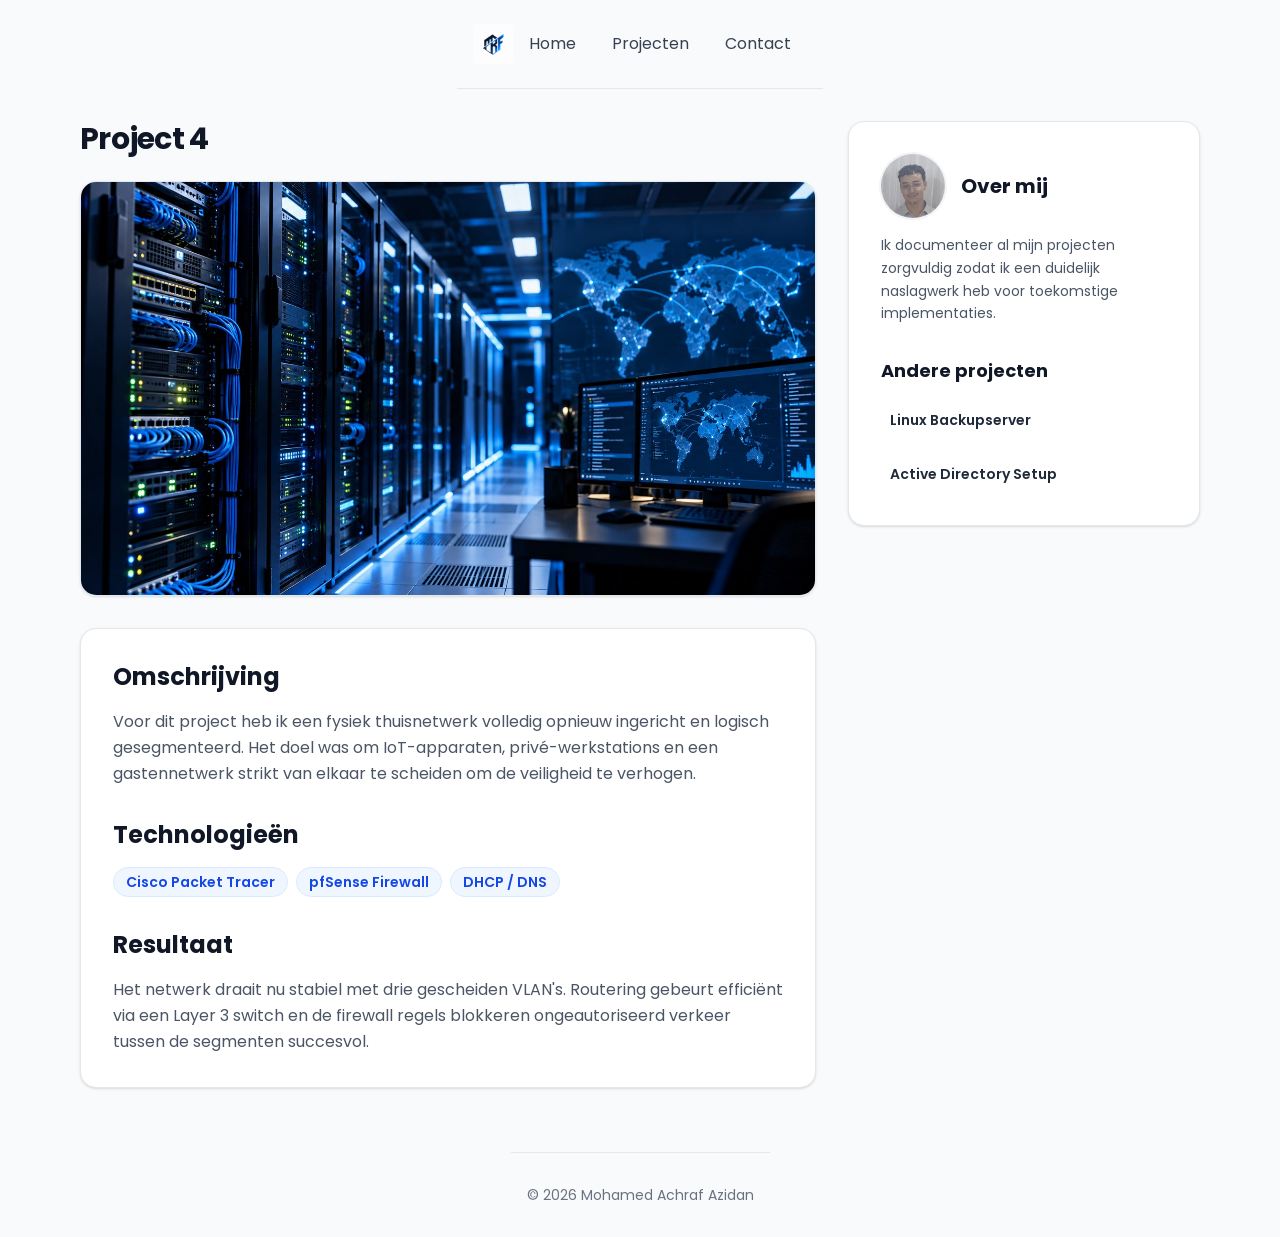
<file: portfolio/project-4.html>
<!doctype html>
<html lang="nl-BE">
  <head>
    <meta charset="UTF-8" />
    <meta name="viewport" content="width=device-width, initial-scale=1.0" />
    <title>Project 4 - Mohamed Achraf Azidan</title>
    <meta name="description" content="Uitgebreide informatie over project." />
    <link rel="preconnect" href="https://fonts.googleapis.com" />
    <link rel="preconnect" href="https://fonts.gstatic.com" crossorigin />
    <link href="https://fonts.googleapis.com/css2?family=Poppins:wght@400;600;700&display=swap" rel="stylesheet" />
    <link rel="stylesheet" href="css/tailwind.css" />
    <link rel="stylesheet" href="css/style.css" />
  </head>
  <body class="flex flex-col min-h-screen text-gray-800">
    
    <a href="#inhoud" class="sr-only focus:not-sr-only focus:absolute focus:left-2 focus:top-2 focus:rounded-lg focus:bg-white focus:px-4 focus:py-2 focus:text-blue-800 z-50 shadow-md">Ga naar de inhoud</a>
    <header class="max-w-6xl mx-auto px-4 py-6 flex flex-wrap items-center justify-between border-b border-gray-200">
      <a href="index.html" class="flex items-center gap-3 focus-visible:outline-2 focus-visible:outline-offset-4 focus-visible:outline-blue-700 rounded-sm">
        <img src="images/logo.png" alt="Logo" class="h-10 w-auto rounded object-contain" />
      </a>
      <input type="checkbox" id="menu-knop" class="peer sr-only" />
      <label for="menu-knop" tabindex="0" class="cursor-pointer rounded-lg border border-gray-300 bg-white px-3 py-2 text-gray-700 hover:bg-gray-50 focus-visible:outline-2 focus-visible:outline-blue-700 md:hidden">
        Menu
      </label>
      <nav aria-label="Hoofdmenu" class="hidden w-full peer-checked:block md:block md:w-auto mt-4 md:mt-0">
        <ul class="flex flex-col md:flex-row md:gap-1">
          <li><a href="index.html" class="block px-4 py-2 rounded-lg text-gray-700 hover:bg-gray-100 hover:text-gray-900 focus-visible:outline-2 focus-visible:outline-blue-700 transition-colors">Home</a></li>
          <li><a href="portfolio.html" class="block px-4 py-2 rounded-lg text-gray-700 hover:bg-gray-100 hover:text-gray-900 focus-visible:outline-2 focus-visible:outline-blue-700 transition-colors">Projecten</a></li>
          <li><a href="contact.html" class="block px-4 py-2 rounded-lg text-gray-700 hover:bg-gray-100 hover:text-gray-900 focus-visible:outline-2 focus-visible:outline-blue-700 transition-colors">Contact</a></li>
        </ul>
      </nav>
    </header>


    <div class="max-w-6xl mx-auto px-4 py-8 grid grid-cols-1 lg:grid-cols-3 gap-8 w-full">
      <main id="inhoud" class="lg:col-span-2">
        <h1 class="text-3xl font-bold mb-6 text-gray-900 tracking-tight">Project 4</h1>
        <figure class="mb-8 overflow-hidden rounded-2xl border border-gray-200 shadow-sm">
          <img src="images/sfeerbeeld-2.jpg" alt="Server rack met netwerkkabels in datacentrum" width="1200" height="800" class="w-full object-cover aspect-video" />
        </figure>
        
        <article class="bg-white p-8 rounded-2xl border border-gray-200 shadow-sm mb-8">
          <h2 class="text-2xl font-bold mb-4 text-gray-900">Omschrijving</h2>
          <p class="text-gray-600 leading-relaxed mb-8">Voor dit project heb ik een fysiek thuisnetwerk volledig opnieuw ingericht en logisch gesegmenteerd. Het doel was om IoT-apparaten, privé-werkstations en een gastennetwerk strikt van elkaar te scheiden om de veiligheid te verhogen.</p>
          
          <h2 class="text-2xl font-bold mb-4 text-gray-900">Technologieën</h2>
          <div class="flex flex-wrap gap-2 mb-8">
             <span class="bg-blue-50 text-blue-700 px-3 py-1 rounded-full text-sm font-semibold border border-blue-100">Cisco Packet Tracer</span>
             <span class="bg-blue-50 text-blue-700 px-3 py-1 rounded-full text-sm font-semibold border border-blue-100">pfSense Firewall</span>
             <span class="bg-blue-50 text-blue-700 px-3 py-1 rounded-full text-sm font-semibold border border-blue-100">DHCP / DNS</span>
          </div>

          <h2 class="text-2xl font-bold mb-4 text-gray-900">Resultaat</h2>
          <p class="text-gray-600 leading-relaxed">Het netwerk draait nu stabiel met drie gescheiden VLAN's. Routering gebeurt efficiënt via een Layer 3 switch en de firewall regels blokkeren ongeautoriseerd verkeer tussen de segmenten succesvol.</p>
        </article>
      </main>

      <aside class="bg-white p-8 rounded-2xl border border-gray-200 shadow-sm h-fit flex flex-col gap-8">
        <div>
            <div class="flex items-center gap-4 mb-4">
              <img src="images/profielfoto.jpg" alt="Portretfoto" width="400" height="400" class="size-16 rounded-full object-cover shadow-sm ring-2 ring-gray-100" />
              <h2 class="font-bold text-xl text-gray-900">Over mij</h2>
            </div>
            <p class="text-sm text-gray-600 leading-relaxed">
              Ik documenteer al mijn projecten zorgvuldig zodat ik een duidelijk naslagwerk heb voor toekomstige implementaties.
            </p>
        </div>

        <div>
            <h2 class="font-bold text-lg text-gray-900 mb-4">Andere projecten</h2>
            <div class="flex flex-col gap-4">
                <a href="project-2.html" class="flex items-center gap-3 p-2 rounded-lg hover:bg-gray-50 transition-colors border border-transparent hover:border-gray-200 focus-visible:outline-2 focus-visible:outline-blue-700">
                    <span class="text-sm font-semibold text-gray-800">Linux Backupserver</span>
                </a>
                <a href="project-3.html" class="flex items-center gap-3 p-2 rounded-lg hover:bg-gray-50 transition-colors border border-transparent hover:border-gray-200 focus-visible:outline-2 focus-visible:outline-blue-700">
                    <span class="text-sm font-semibold text-gray-800">Active Directory Setup</span>
                </a>
            </div>
        </div>
      </aside>
    </div>

    
    <footer class="max-w-6xl mx-auto px-4 flex flex-col sm:flex-row justify-between py-8 border-t border-gray-200 text-sm text-gray-500 mt-auto">
      <p>&copy; 2026 Mohamed Achraf Azidan</p>
    </footer>

  </body>
</html>
</file>
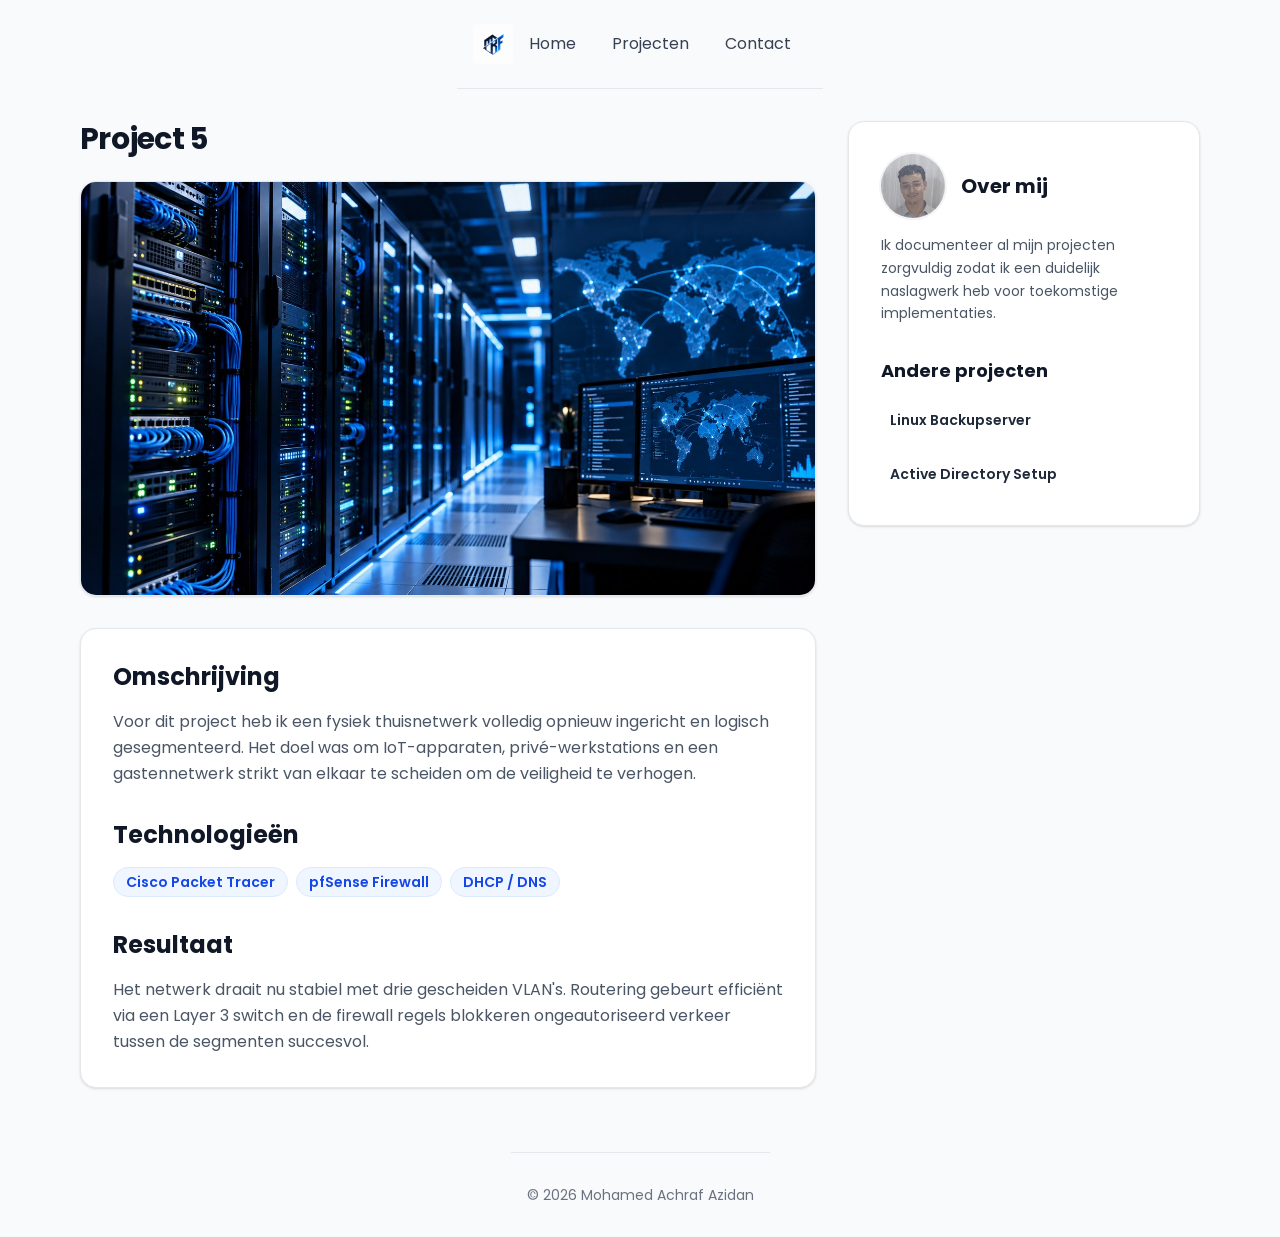
<file: portfolio/project-5.html>
<!doctype html>
<html lang="nl-BE">
  <head>
    <meta charset="UTF-8" />
    <meta name="viewport" content="width=device-width, initial-scale=1.0" />
    <title>Project 5 - Mohamed Achraf Azidan</title>
    <meta name="description" content="Uitgebreide informatie over project." />
    <link rel="preconnect" href="https://fonts.googleapis.com" />
    <link rel="preconnect" href="https://fonts.gstatic.com" crossorigin />
    <link href="https://fonts.googleapis.com/css2?family=Poppins:wght@400;600;700&display=swap" rel="stylesheet" />
    <link rel="stylesheet" href="css/tailwind.css" />
    <link rel="stylesheet" href="css/style.css" />
  </head>
  <body class="flex flex-col min-h-screen text-gray-800">
    
    <a href="#inhoud" class="sr-only focus:not-sr-only focus:absolute focus:left-2 focus:top-2 focus:rounded-lg focus:bg-white focus:px-4 focus:py-2 focus:text-blue-800 z-50 shadow-md">Ga naar de inhoud</a>
    <header class="max-w-6xl mx-auto px-4 py-6 flex flex-wrap items-center justify-between border-b border-gray-200">
      <a href="index.html" class="flex items-center gap-3 focus-visible:outline-2 focus-visible:outline-offset-4 focus-visible:outline-blue-700 rounded-sm">
        <img src="images/logo.png" alt="Logo" class="h-10 w-auto rounded object-contain" />
      </a>
      <input type="checkbox" id="menu-knop" class="peer sr-only" />
      <label for="menu-knop" tabindex="0" class="cursor-pointer rounded-lg border border-gray-300 bg-white px-3 py-2 text-gray-700 hover:bg-gray-50 focus-visible:outline-2 focus-visible:outline-blue-700 md:hidden">
        Menu
      </label>
      <nav aria-label="Hoofdmenu" class="hidden w-full peer-checked:block md:block md:w-auto mt-4 md:mt-0">
        <ul class="flex flex-col md:flex-row md:gap-1">
          <li><a href="index.html" class="block px-4 py-2 rounded-lg text-gray-700 hover:bg-gray-100 hover:text-gray-900 focus-visible:outline-2 focus-visible:outline-blue-700 transition-colors">Home</a></li>
          <li><a href="portfolio.html" class="block px-4 py-2 rounded-lg text-gray-700 hover:bg-gray-100 hover:text-gray-900 focus-visible:outline-2 focus-visible:outline-blue-700 transition-colors">Projecten</a></li>
          <li><a href="contact.html" class="block px-4 py-2 rounded-lg text-gray-700 hover:bg-gray-100 hover:text-gray-900 focus-visible:outline-2 focus-visible:outline-blue-700 transition-colors">Contact</a></li>
        </ul>
      </nav>
    </header>


    <div class="max-w-6xl mx-auto px-4 py-8 grid grid-cols-1 lg:grid-cols-3 gap-8 w-full">
      <main id="inhoud" class="lg:col-span-2">
        <h1 class="text-3xl font-bold mb-6 text-gray-900 tracking-tight">Project 5</h1>
        <figure class="mb-8 overflow-hidden rounded-2xl border border-gray-200 shadow-sm">
          <img src="images/sfeerbeeld-2.jpg" alt="Server rack met netwerkkabels in datacentrum" width="1200" height="800" class="w-full object-cover aspect-video" />
        </figure>
        
        <article class="bg-white p-8 rounded-2xl border border-gray-200 shadow-sm mb-8">
          <h2 class="text-2xl font-bold mb-4 text-gray-900">Omschrijving</h2>
          <p class="text-gray-600 leading-relaxed mb-8">Voor dit project heb ik een fysiek thuisnetwerk volledig opnieuw ingericht en logisch gesegmenteerd. Het doel was om IoT-apparaten, privé-werkstations en een gastennetwerk strikt van elkaar te scheiden om de veiligheid te verhogen.</p>
          
          <h2 class="text-2xl font-bold mb-4 text-gray-900">Technologieën</h2>
          <div class="flex flex-wrap gap-2 mb-8">
             <span class="bg-blue-50 text-blue-700 px-3 py-1 rounded-full text-sm font-semibold border border-blue-100">Cisco Packet Tracer</span>
             <span class="bg-blue-50 text-blue-700 px-3 py-1 rounded-full text-sm font-semibold border border-blue-100">pfSense Firewall</span>
             <span class="bg-blue-50 text-blue-700 px-3 py-1 rounded-full text-sm font-semibold border border-blue-100">DHCP / DNS</span>
          </div>

          <h2 class="text-2xl font-bold mb-4 text-gray-900">Resultaat</h2>
          <p class="text-gray-600 leading-relaxed">Het netwerk draait nu stabiel met drie gescheiden VLAN's. Routering gebeurt efficiënt via een Layer 3 switch en de firewall regels blokkeren ongeautoriseerd verkeer tussen de segmenten succesvol.</p>
        </article>
      </main>

      <aside class="bg-white p-8 rounded-2xl border border-gray-200 shadow-sm h-fit flex flex-col gap-8">
        <div>
            <div class="flex items-center gap-4 mb-4">
              <img src="images/profielfoto.jpg" alt="Portretfoto" width="400" height="400" class="size-16 rounded-full object-cover shadow-sm ring-2 ring-gray-100" />
              <h2 class="font-bold text-xl text-gray-900">Over mij</h2>
            </div>
            <p class="text-sm text-gray-600 leading-relaxed">
              Ik documenteer al mijn projecten zorgvuldig zodat ik een duidelijk naslagwerk heb voor toekomstige implementaties.
            </p>
        </div>

        <div>
            <h2 class="font-bold text-lg text-gray-900 mb-4">Andere projecten</h2>
            <div class="flex flex-col gap-4">
                <a href="project-2.html" class="flex items-center gap-3 p-2 rounded-lg hover:bg-gray-50 transition-colors border border-transparent hover:border-gray-200 focus-visible:outline-2 focus-visible:outline-blue-700">
                    <span class="text-sm font-semibold text-gray-800">Linux Backupserver</span>
                </a>
                <a href="project-3.html" class="flex items-center gap-3 p-2 rounded-lg hover:bg-gray-50 transition-colors border border-transparent hover:border-gray-200 focus-visible:outline-2 focus-visible:outline-blue-700">
                    <span class="text-sm font-semibold text-gray-800">Active Directory Setup</span>
                </a>
            </div>
        </div>
      </aside>
    </div>

    
    <footer class="max-w-6xl mx-auto px-4 flex flex-col sm:flex-row justify-between py-8 border-t border-gray-200 text-sm text-gray-500 mt-auto">
      <p>&copy; 2026 Mohamed Achraf Azidan</p>
    </footer>

  </body>
</html>
</file>
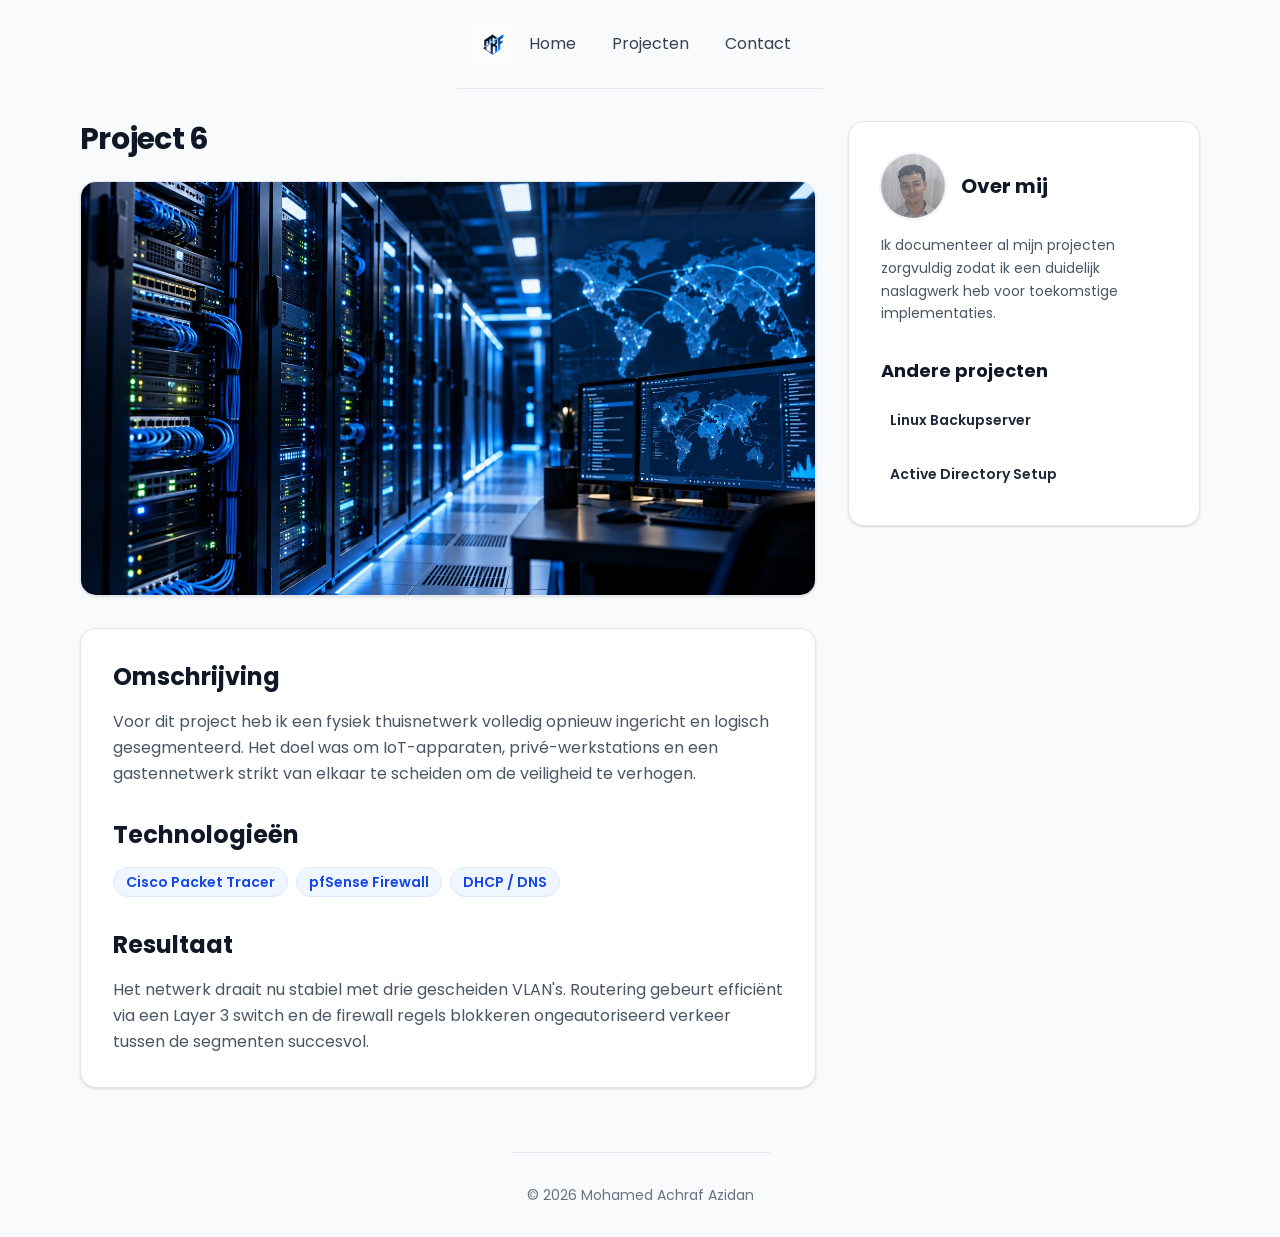
<file: portfolio/project-6.html>
<!doctype html>
<html lang="nl-BE">
  <head>
    <meta charset="UTF-8" />
    <meta name="viewport" content="width=device-width, initial-scale=1.0" />
    <title>Project 6 - Mohamed Achraf Azidan</title>
    <meta name="description" content="Uitgebreide informatie over project." />
    <link rel="preconnect" href="https://fonts.googleapis.com" />
    <link rel="preconnect" href="https://fonts.gstatic.com" crossorigin />
    <link href="https://fonts.googleapis.com/css2?family=Poppins:wght@400;600;700&display=swap" rel="stylesheet" />
    <link rel="stylesheet" href="css/tailwind.css" />
    <link rel="stylesheet" href="css/style.css" />
  </head>
  <body class="flex flex-col min-h-screen text-gray-800">
    
    <a href="#inhoud" class="sr-only focus:not-sr-only focus:absolute focus:left-2 focus:top-2 focus:rounded-lg focus:bg-white focus:px-4 focus:py-2 focus:text-blue-800 z-50 shadow-md">Ga naar de inhoud</a>
    <header class="max-w-6xl mx-auto px-4 py-6 flex flex-wrap items-center justify-between border-b border-gray-200">
      <a href="index.html" class="flex items-center gap-3 focus-visible:outline-2 focus-visible:outline-offset-4 focus-visible:outline-blue-700 rounded-sm">
        <img src="images/logo.png" alt="Logo" class="h-10 w-auto rounded object-contain" />
      </a>
      <input type="checkbox" id="menu-knop" class="peer sr-only" />
      <label for="menu-knop" tabindex="0" class="cursor-pointer rounded-lg border border-gray-300 bg-white px-3 py-2 text-gray-700 hover:bg-gray-50 focus-visible:outline-2 focus-visible:outline-blue-700 md:hidden">
        Menu
      </label>
      <nav aria-label="Hoofdmenu" class="hidden w-full peer-checked:block md:block md:w-auto mt-4 md:mt-0">
        <ul class="flex flex-col md:flex-row md:gap-1">
          <li><a href="index.html" class="block px-4 py-2 rounded-lg text-gray-700 hover:bg-gray-100 hover:text-gray-900 focus-visible:outline-2 focus-visible:outline-blue-700 transition-colors">Home</a></li>
          <li><a href="portfolio.html" class="block px-4 py-2 rounded-lg text-gray-700 hover:bg-gray-100 hover:text-gray-900 focus-visible:outline-2 focus-visible:outline-blue-700 transition-colors">Projecten</a></li>
          <li><a href="contact.html" class="block px-4 py-2 rounded-lg text-gray-700 hover:bg-gray-100 hover:text-gray-900 focus-visible:outline-2 focus-visible:outline-blue-700 transition-colors">Contact</a></li>
        </ul>
      </nav>
    </header>


    <div class="max-w-6xl mx-auto px-4 py-8 grid grid-cols-1 lg:grid-cols-3 gap-8 w-full">
      <main id="inhoud" class="lg:col-span-2">
        <h1 class="text-3xl font-bold mb-6 text-gray-900 tracking-tight">Project 6</h1>
        <figure class="mb-8 overflow-hidden rounded-2xl border border-gray-200 shadow-sm">
          <img src="images/sfeerbeeld-2.jpg" alt="Server rack met netwerkkabels in datacentrum" width="1200" height="800" class="w-full object-cover aspect-video" />
        </figure>
        
        <article class="bg-white p-8 rounded-2xl border border-gray-200 shadow-sm mb-8">
          <h2 class="text-2xl font-bold mb-4 text-gray-900">Omschrijving</h2>
          <p class="text-gray-600 leading-relaxed mb-8">Voor dit project heb ik een fysiek thuisnetwerk volledig opnieuw ingericht en logisch gesegmenteerd. Het doel was om IoT-apparaten, privé-werkstations en een gastennetwerk strikt van elkaar te scheiden om de veiligheid te verhogen.</p>
          
          <h2 class="text-2xl font-bold mb-4 text-gray-900">Technologieën</h2>
          <div class="flex flex-wrap gap-2 mb-8">
             <span class="bg-blue-50 text-blue-700 px-3 py-1 rounded-full text-sm font-semibold border border-blue-100">Cisco Packet Tracer</span>
             <span class="bg-blue-50 text-blue-700 px-3 py-1 rounded-full text-sm font-semibold border border-blue-100">pfSense Firewall</span>
             <span class="bg-blue-50 text-blue-700 px-3 py-1 rounded-full text-sm font-semibold border border-blue-100">DHCP / DNS</span>
          </div>

          <h2 class="text-2xl font-bold mb-4 text-gray-900">Resultaat</h2>
          <p class="text-gray-600 leading-relaxed">Het netwerk draait nu stabiel met drie gescheiden VLAN's. Routering gebeurt efficiënt via een Layer 3 switch en de firewall regels blokkeren ongeautoriseerd verkeer tussen de segmenten succesvol.</p>
        </article>
      </main>

      <aside class="bg-white p-8 rounded-2xl border border-gray-200 shadow-sm h-fit flex flex-col gap-8">
        <div>
            <div class="flex items-center gap-4 mb-4">
              <img src="images/profielfoto.jpg" alt="Portretfoto" width="400" height="400" class="size-16 rounded-full object-cover shadow-sm ring-2 ring-gray-100" />
              <h2 class="font-bold text-xl text-gray-900">Over mij</h2>
            </div>
            <p class="text-sm text-gray-600 leading-relaxed">
              Ik documenteer al mijn projecten zorgvuldig zodat ik een duidelijk naslagwerk heb voor toekomstige implementaties.
            </p>
        </div>

        <div>
            <h2 class="font-bold text-lg text-gray-900 mb-4">Andere projecten</h2>
            <div class="flex flex-col gap-4">
                <a href="project-2.html" class="flex items-center gap-3 p-2 rounded-lg hover:bg-gray-50 transition-colors border border-transparent hover:border-gray-200 focus-visible:outline-2 focus-visible:outline-blue-700">
                    <span class="text-sm font-semibold text-gray-800">Linux Backupserver</span>
                </a>
                <a href="project-3.html" class="flex items-center gap-3 p-2 rounded-lg hover:bg-gray-50 transition-colors border border-transparent hover:border-gray-200 focus-visible:outline-2 focus-visible:outline-blue-700">
                    <span class="text-sm font-semibold text-gray-800">Active Directory Setup</span>
                </a>
            </div>
        </div>
      </aside>
    </div>

    
    <footer class="max-w-6xl mx-auto px-4 flex flex-col sm:flex-row justify-between py-8 border-t border-gray-200 text-sm text-gray-500 mt-auto">
      <p>&copy; 2026 Mohamed Achraf Azidan</p>
    </footer>

  </body>
</html>
</file>
<file: portfolio/css/style.css>
body { font-family: "Poppins", sans-serif; background-color: #f9fafb; }
html { scroll-behavior: smooth; }
</file>
